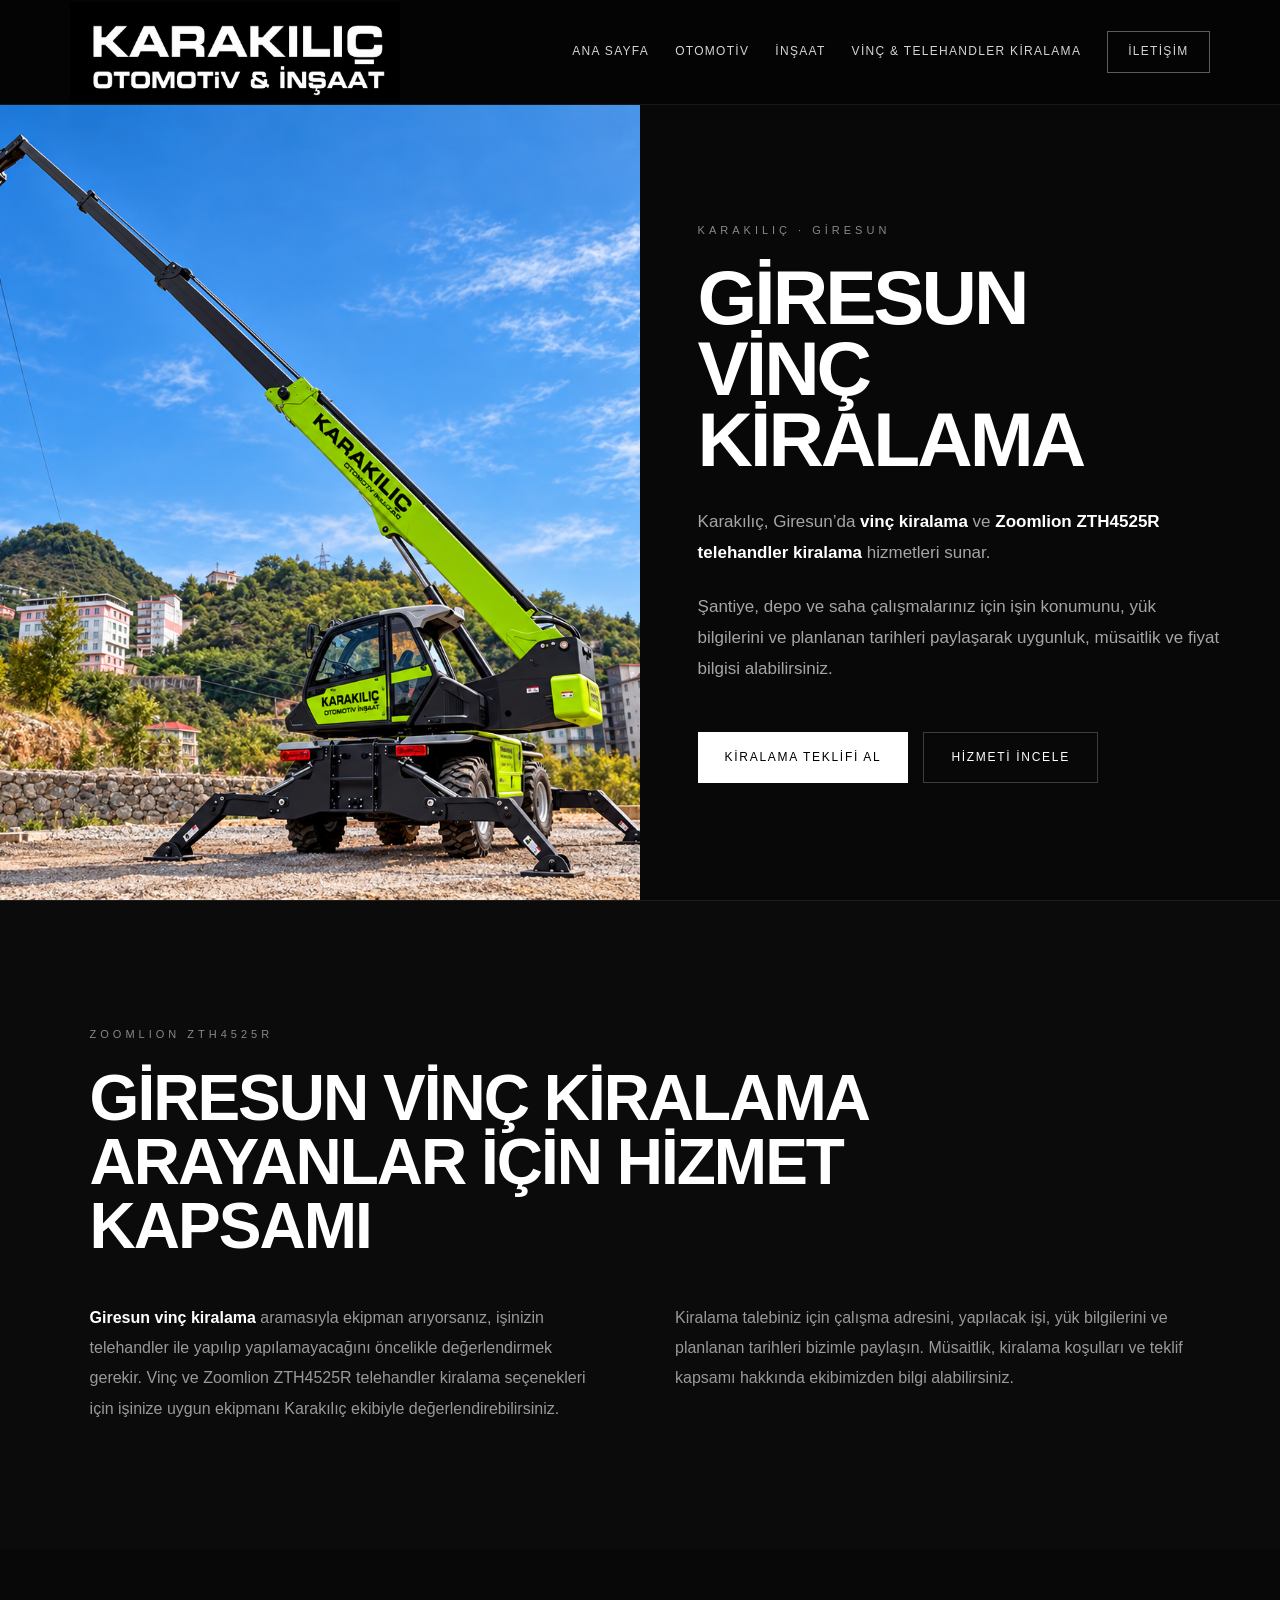
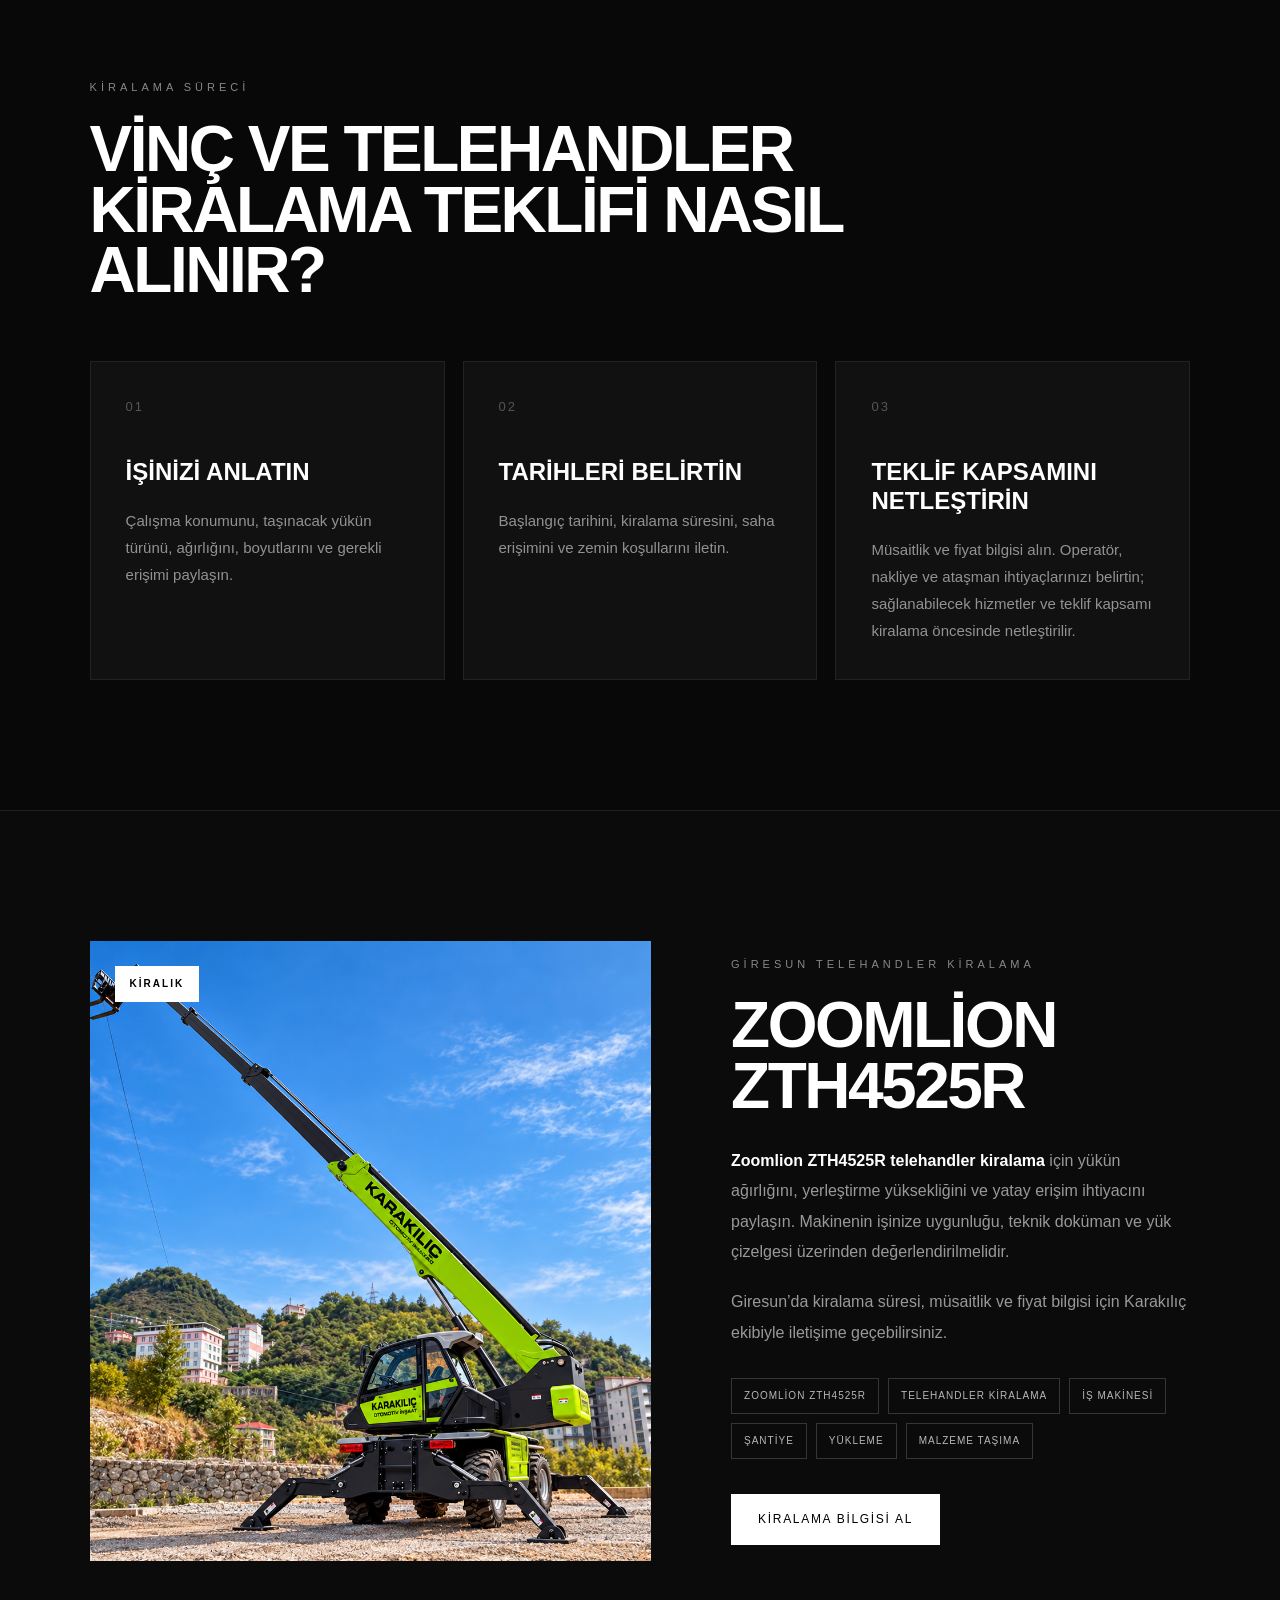
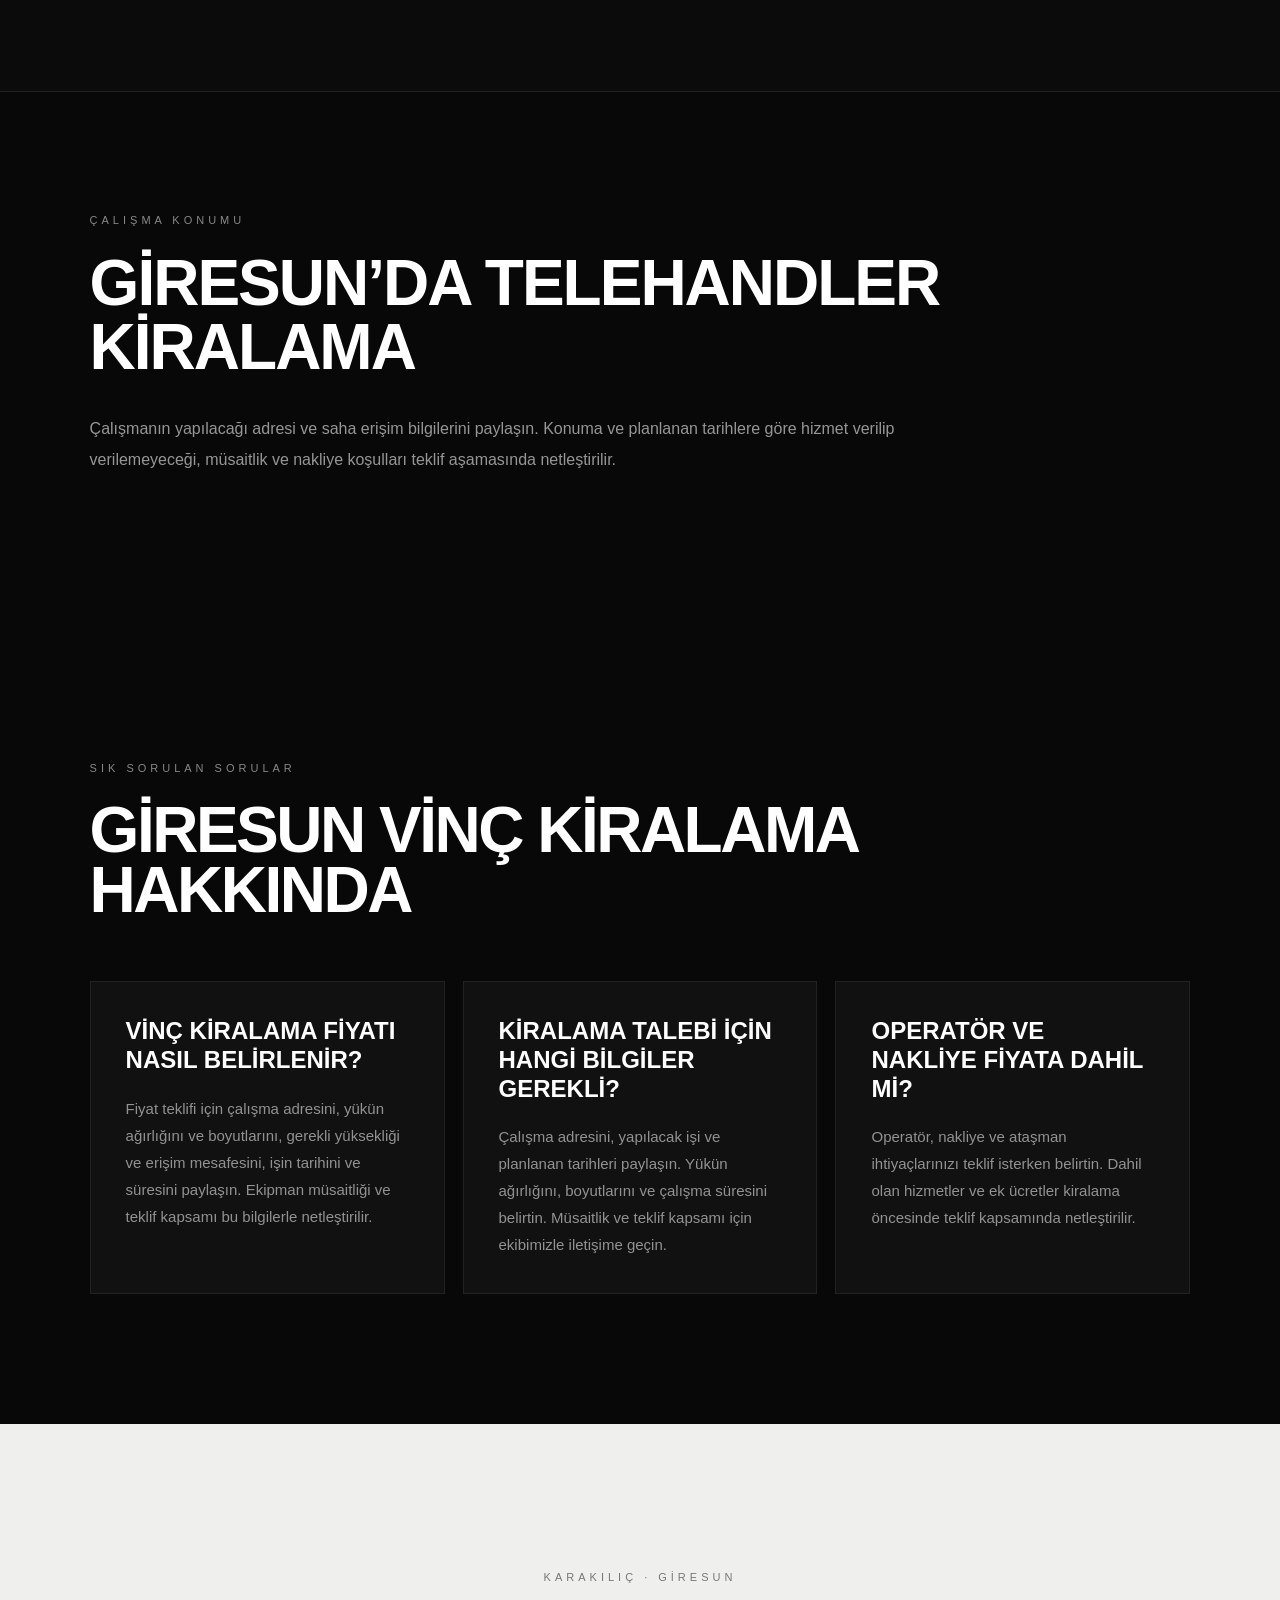
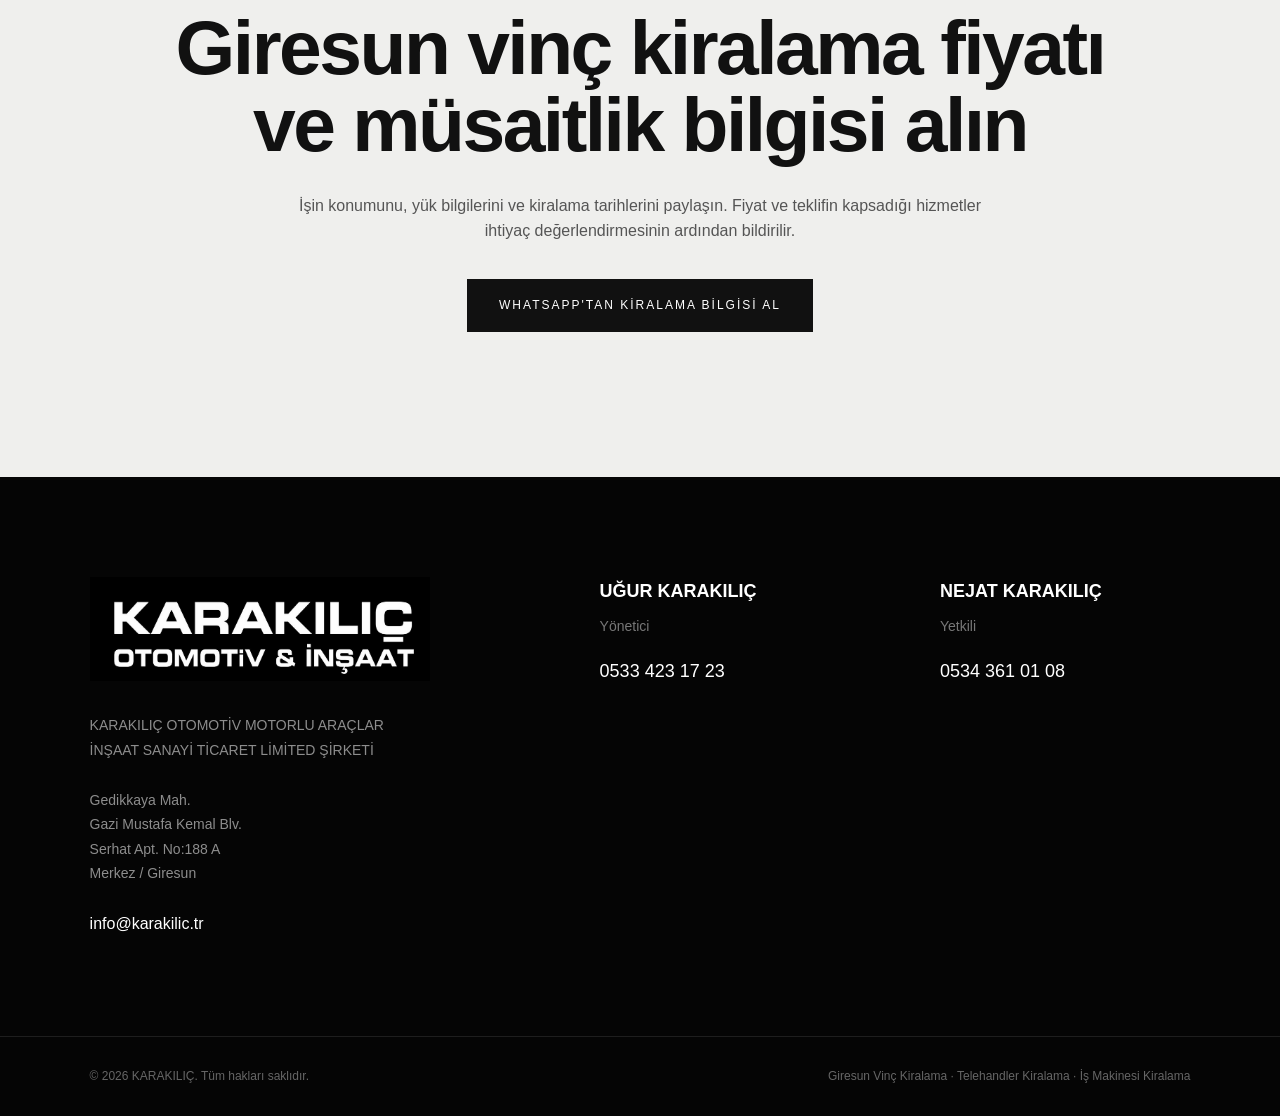
<file: giresun-vinc-kiralama.html>
<!DOCTYPE html>
<html lang="tr">

<head>
  <!-- Google tag (gtag.js) -->
  <script async src="https://www.googletagmanager.com/gtag/js?id=AW-18469954234"></script>
  <script>
    window.dataLayer = window.dataLayer || [];
    function gtag(){dataLayer.push(arguments);}
    gtag('js', new Date());
    gtag('config', 'AW-18469954234');
  </script>

  <meta charset="UTF-8">

  <meta
    name="viewport"
    content="width=device-width, initial-scale=1.0"
  >

  <title>Giresun Vinç Kiralama & Telehandler Kiralama | Karakılıç</title>

  <meta
    name="description"
    content="Giresun vinç kiralama ve Zoomlion ZTH4525R telehandler kiralama hizmetleri. İşinizin konumunu ve tarihlerini paylaşın; müsaitlik ve fiyat teklifi alın."
  >

  <meta
    name="robots"
    content="index, follow, max-image-preview:large"
  >

  <link
    rel="canonical"
    href="https://www.karakilic.tr/giresun-vinc-kiralama.html"
  >

  <meta property="og:locale" content="tr_TR">
  <meta property="og:type" content="website">
  <meta property="og:site_name" content="Karakılıç Otomotiv & İnşaat">

  <meta
    property="og:title"
    content="Giresun Vinç Kiralama & Telehandler Kiralama | Karakılıç"
  >

  <meta
    property="og:description"
    content="Giresun vinç kiralama ve Zoomlion ZTH4525R telehandler kiralama hizmetleri. İşinizin konumunu ve tarihlerini paylaşın; müsaitlik ve fiyat teklifi alın."
  >

  <meta
    property="og:url"
    content="https://www.karakilic.tr/giresun-vinc-kiralama.html"
  >

  <meta
    property="og:image"
    content="https://www.karakilic.tr/assets/vehicles/telehandler.png"
  >

  <meta
    name="twitter:card"
    content="summary_large_image"
  >

  <meta
    name="twitter:title"
    content="Giresun Vinç Kiralama & Telehandler Kiralama | Karakılıç"
  >

  <meta
    name="twitter:description"
    content="Giresun vinç kiralama ve Zoomlion ZTH4525R telehandler kiralama hizmetleri. İşinizin konumunu ve tarihlerini paylaşın; müsaitlik ve fiyat teklifi alın."
  >

  <meta
    name="twitter:image"
    content="https://www.karakilic.tr/assets/vehicles/telehandler.png"
  >


  <script type="application/ld+json">{
  "@context": "https://schema.org",
  "@graph": [
    {
      "@type": "LocalBusiness",
      "@id": "https://www.karakilic.tr/#business",
      "name": "Karakılıç Otomotiv & İnşaat",
      "legalName": "Karakılıç Otomotiv Motorlu Araçlar İnşaat Sanayi Ticaret Limited Şirketi",
      "url": "https://www.karakilic.tr/",
      "logo": "https://www.karakilic.tr/assets/logo.png",
      "image": "https://www.karakilic.tr/assets/vehicles/telehandler.png",
      "email": "info@karakilic.tr",
      "telephone": "+90 533 423 17 23",
      "address": {
        "@type": "PostalAddress",
        "streetAddress": "Gedikkaya Mah. Gazi Mustafa Kemal Blv. Serhat Apt. No:188 A",
        "addressLocality": "Giresun",
        "addressRegion": "Giresun",
        "addressCountry": "TR"
      },
      "areaServed": {
        "@type": "City",
        "name": "Giresun"
      },
      "hasOfferCatalog": {
        "@type": "OfferCatalog",
        "name": "Vinç ve Telehandler Kiralama",
        "itemListElement": [
          {
            "@type": "Offer",
            "itemOffered": {
              "@id": "https://www.karakilic.tr/giresun-vinc-kiralama.html#service"
            }
          }
        ]
      }
    },
    {
      "@type": "Service",
      "@id": "https://www.karakilic.tr/giresun-vinc-kiralama.html#service",
      "name": "Giresun Vinç Kiralama ve Telehandler Kiralama",
      "serviceType": [
        "Vinç Kiralama",
        "Telehandler Kiralama"
      ],
      "provider": {
        "@id": "https://www.karakilic.tr/#business"
      },
      "areaServed": {
        "@type": "City",
        "name": "Giresun"
      },
      "url": "https://www.karakilic.tr/giresun-vinc-kiralama.html",
      "description": "Giresun vinç kiralama ve Zoomlion ZTH4525R telehandler kiralama hizmetleri. İşinizin konumunu ve tarihlerini paylaşın; müsaitlik ve fiyat teklifi alın."
    },
    {
      "@type": "WebPage",
      "@id": "https://www.karakilic.tr/giresun-vinc-kiralama.html#webpage",
      "url": "https://www.karakilic.tr/giresun-vinc-kiralama.html",
      "name": "Giresun Vinç Kiralama & Telehandler Kiralama | Karakılıç",
      "inLanguage": "tr-TR",
      "about": {
        "@id": "https://www.karakilic.tr/giresun-vinc-kiralama.html#service"
      },
      "breadcrumb": {
        "@id": "https://www.karakilic.tr/giresun-vinc-kiralama.html#breadcrumb"
      }
    },
    {
      "@type": "BreadcrumbList",
      "@id": "https://www.karakilic.tr/giresun-vinc-kiralama.html#breadcrumb",
      "itemListElement": [
        {
          "@type": "ListItem",
          "position": 1,
          "name": "Ana Sayfa",
          "item": "https://www.karakilic.tr/"
        },
        {
          "@type": "ListItem",
          "position": 2,
          "name": "Giresun Vinç Kiralama",
          "item": "https://www.karakilic.tr/giresun-vinc-kiralama.html"
        }
      ]
    }
  ]
}</script>


  <style>

    * {
      margin: 0;
      padding: 0;
      box-sizing: border-box;
    }

    html {
      scroll-behavior: smooth;
    }

    body {
      font-family: Arial, Helvetica, sans-serif;
      background: #080808;
      color: #ffffff;
      line-height: 1.6;
    }

    a {
      color: inherit;
      text-decoration: none;
    }

    img {
      display: block;
      max-width: 100%;
    }


    .navbar {
      position: fixed;
      top: 0;
      left: 0;

      width: 100%;
      height: 105px;

      display: flex;
      align-items: center;
      justify-content: space-between;

      padding: 0 5.5%;

      background: rgba(5, 5, 5, 0.94);

      backdrop-filter: blur(14px);
      -webkit-backdrop-filter: blur(14px);

      border-bottom: 1px solid rgba(255, 255, 255, 0.08);

      z-index: 1000;
    }

    .navbar-logo img {
      width: 330px;
      height: auto;
    }

    .nav-links {
      display: flex;
      align-items: center;
      gap: 26px;

      font-size: 12px;
      letter-spacing: 1.3px;
      text-transform: uppercase;
    }

    .nav-links a {
      color: #d5d5d5;
    }

    .nav-links a:hover {
      color: #ffffff;
    }

    .nav-contact {
      padding: 10px 20px;
      border: 1px solid rgba(255,255,255,0.35);
    }


    .rental-hero {
      min-height: 100vh;

      display: grid;
      grid-template-columns: 1fr 1fr;

      padding-top: 105px;
    }

    .rental-hero-image {
      min-height: 760px;
      overflow: hidden;
      background: #111111;
    }

    .rental-hero-image img {
      width: 100%;
      height: 100%;
      object-fit: cover;
    }

    .rental-hero-content {
      display: flex;
      flex-direction: column;
      justify-content: center;

      padding: 80px 9%;
    }

    .section-label {
      margin-bottom: 22px;

      color: #888888;

      font-size: 11px;
      letter-spacing: 4px;

      text-transform: uppercase;
    }

    .rental-hero-content h1 {
      margin-bottom: 30px;

      font-size: clamp(48px, 6vw, 86px);

      line-height: 0.93;
      letter-spacing: -3px;

      text-transform: uppercase;
    }

    .rental-hero-content p {
      max-width: 620px;

      margin-bottom: 22px;

      color: #a5a5a5;

      font-size: 17px;
      line-height: 1.85;
    }

    .rental-hero-content strong {
      color: #ffffff;
    }

    .hero-actions {
      display: flex;
      flex-wrap: wrap;

      gap: 15px;

      margin-top: 25px;
    }

    .primary-button {
      display: inline-block;

      padding: 16px 27px;

      background: #ffffff;
      color: #000000;

      font-size: 12px;
      letter-spacing: 1.7px;

      text-transform: uppercase;
    }

    .secondary-button {
      display: inline-block;

      padding: 15px 27px;

      border: 1px solid #3d3d3d;

      font-size: 12px;
      letter-spacing: 1.7px;

      text-transform: uppercase;
    }


    .intro {
      padding: 125px 7%;

      background: #0b0b0b;

      border-top: 1px solid #1f1f1f;
    }

    .intro-inner {
      max-width: 1250px;
      margin: auto;
    }

    .intro h2 {
      max-width: 950px;

      margin-bottom: 45px;

      font-size: clamp(38px, 5vw, 65px);

      line-height: 1;
      letter-spacing: -2px;

      text-transform: uppercase;
    }

    .intro-grid {
      display: grid;

      grid-template-columns: 1fr 1fr;

      gap: 70px;
    }

    .intro-grid p {
      color: #999999;

      font-size: 16px;
      line-height: 1.9;
    }

    .intro-grid strong {
      color: #ffffff;
    }


    .services {
      padding: 130px 7%;
      background: #080808;
    }

    .services-inner {
      max-width: 1400px;
      margin: auto;
    }

    .services h2 {
      max-width: 950px;

      margin-bottom: 60px;

      font-size: clamp(40px, 5vw, 70px);

      line-height: 0.95;
      letter-spacing: -2.5px;

      text-transform: uppercase;
    }

    .service-grid {
      display: grid;

      grid-template-columns: repeat(3, minmax(0,1fr));

      gap: 18px;
    }

    .service-card {
      min-height: 300px;

      padding: 35px;

      background: #111111;

      border: 1px solid #222222;
    }

    .service-number {
      margin-bottom: 40px;

      color: #555555;

      font-size: 13px;
      letter-spacing: 2px;
    }

    .service-card h3 {
      margin-bottom: 20px;

      font-size: 24px;

      line-height: 1.2;

      text-transform: uppercase;
    }

    .service-card p {
      color: #929292;

      font-size: 15px;
      line-height: 1.8;
    }


    .machine {
      padding: 130px 7%;

      background: #0b0b0b;

      border-top: 1px solid #202020;
      border-bottom: 1px solid #202020;
    }

    .machine-inner {
      max-width: 1400px;
      margin: auto;

      display: grid;

      grid-template-columns: 1.1fr 0.9fr;

      gap: 80px;

      align-items: center;
    }

    .machine-image {
      position: relative;

      min-height: 620px;

      overflow: hidden;

      background: #151515;
    }

    .machine-image img {
      width: 100%;
      height: 100%;

      min-height: 620px;

      object-fit: cover;
    }

    .machine-badge {
      position: absolute;

      top: 25px;
      left: 25px;

      padding: 10px 15px;

      background: #ffffff;
      color: #000000;

      font-size: 10px;
      font-weight: 700;

      letter-spacing: 2px;

      text-transform: uppercase;
    }

    .machine-copy h2 {
      margin-bottom: 30px;

      font-size: clamp(45px, 5vw, 74px);

      line-height: 0.94;
      letter-spacing: -2.5px;

      text-transform: uppercase;
    }

    .machine-copy p {
      margin-bottom: 20px;

      color: #999999;

      font-size: 16px;
      line-height: 1.9;
    }

    .machine-copy strong {
      color: #ffffff;
    }

    .machine-features {
      display: flex;
      flex-wrap: wrap;

      gap: 9px;

      margin: 30px 0 35px;
    }

    .machine-features span {
      padding: 9px 12px;

      border: 1px solid #353535;

      color: #b7b7b7;

      font-size: 10px;
      letter-spacing: 1px;

      text-transform: uppercase;
    }


    .areas {
      padding: 120px 7%;
      background: #080808;
    }

    .areas-inner {
      max-width: 1200px;
      margin: auto;
    }

    .areas h2 {
      max-width: 850px;

      margin-bottom: 35px;

      font-size: clamp(38px, 5vw, 65px);

      line-height: 1;
      letter-spacing: -2px;

      text-transform: uppercase;
    }

    .areas p {
      max-width: 850px;

      margin-bottom: 35px;

      color: #969696;

      font-size: 16px;
      line-height: 1.9;
    }

    .area-list {
      display: flex;
      flex-wrap: wrap;

      gap: 10px;
    }

    .area-list span {
      padding: 11px 16px;

      border: 1px solid #2f2f2f;

      color: #c0c0c0;

      font-size: 11px;
      letter-spacing: 1px;

      text-transform: uppercase;
    }


    .cta {
      padding: 145px 8%;

      background: #efefed;
      color: #111111;

      text-align: center;
    }

    .cta .section-label {
      color: #777777;
    }

    .cta h2 {
      max-width: 950px;

      margin: 0 auto 30px;

      font-size: clamp(40px, 6vw, 78px);

      line-height: 1;
      letter-spacing: -2.5px;
    }

    .cta p {
      max-width: 700px;

      margin: 0 auto 35px;

      color: #555555;
    }

    .cta-button {
      display: inline-block;

      padding: 17px 32px;

      background: #111111;
      color: #ffffff;

      font-size: 12px;
      letter-spacing: 2px;

      text-transform: uppercase;
    }


    .contact {
      padding: 100px 7%;
      background: #050505;
    }

    .contact-inner {
      width: 100%;

      max-width: 1400px;

      margin: auto;

      display: grid;

      grid-template-columns: 400px minmax(0,1fr);

      gap: 110px;
    }

    .contact-logo img {
      width: 340px;
      margin-bottom: 32px;
    }

    .contact-company p {
      color: #8d8d8d;

      font-size: 14px;
      line-height: 1.75;
    }

    .contact-email {
      margin-top: 25px;
    }

    .contact-email a {
      color: #ffffff;
    }

    .contact-people {
      display: grid;

      grid-template-columns: repeat(2,minmax(250px,1fr));

      gap: 65px 90px;
    }

    .contact-person h3 {
      margin-bottom: 9px;

      font-size: 18px;

      text-transform: uppercase;
    }

    .role {
      margin-bottom: 20px;

      color: #777777;

      font-size: 14px;
    }

    .phone a {
      font-size: 18px;
      font-weight: 500;
    }


    .footer {
      display: flex;

      align-items: center;
      justify-content: space-between;

      gap: 20px;

      padding: 30px 7%;

      background: #050505;

      border-top: 1px solid #1e1e1e;

      color: #666666;

      font-size: 12px;
    }


    @media (max-width: 1000px) {

      .navbar-logo img {
        width: 245px;
      }

      .nav-links a:not(.nav-contact) {
        display: none;
      }

      .rental-hero {
        grid-template-columns: 1fr;
      }

      .rental-hero-image {
        min-height: 520px;
      }

      .intro-grid,
      .machine-inner,
      .contact-inner {
        grid-template-columns: 1fr;
      }

      .service-grid {
        grid-template-columns: 1fr;
      }

      .contact-people {
        grid-template-columns: 1fr 1fr;
      }

    }


    @media (max-width: 650px) {

      .navbar {
        height: 85px;
        padding: 0 5%;
      }

      .navbar-logo img {
        width: 200px;
      }

      .nav-contact {
        padding: 8px 12px;
        font-size: 10px;
      }

      .rental-hero {
        padding-top: 85px;
      }

      .rental-hero-image {
        min-height: 420px;
      }

      .rental-hero-content {
        padding: 65px 7%;
      }

      .rental-hero-content h1 {
        font-size: 48px;
      }

      .intro,
      .services,
      .machine,
      .areas,
      .contact {
        padding-left: 6%;
        padding-right: 6%;
      }

      .machine-image,
      .machine-image img {
        min-height: 420px;
      }

      .contact-people {
        grid-template-columns: 1fr;
      }

      .footer {
        flex-direction: column;
        align-items: flex-start;
      }

    }

  </style>
</head>


<body>


  <nav class="navbar">

    <a
      href="/"
      class="navbar-logo"
      aria-label="Karakılıç ana sayfa"
    >
      <img
        src="assets/logo.png"
        alt="Karakılıç Otomotiv ve İnşaat Giresun"
      >
    </a>


    <div class="nav-links">

      <a href="/">
        Ana Sayfa
      </a>

      <a href="/#otomotiv">
        Otomotiv
      </a>

      <a href="/#insaat">
        İnşaat
      </a>

      <a href="#kiralama">Vinç & Telehandler Kiralama</a>

      <a
        href="#iletisim"
        class="nav-contact"
      >
        İletişim
      </a>

    </div>

  </nav>


  <main>


    
<section class="rental-hero">
  <div class="rental-hero-image">
    <img src="assets/vehicles/telehandler.png"
         alt="Giresun’da kiralık Zoomlion ZTH4525R telehandler">
  </div>
  <div class="rental-hero-content">
    <div class="section-label">KARAKILIÇ · GİRESUN</div>
    <h1>Giresun<br>Vinç Kiralama</h1>
    <p>Karakılıç, Giresun’da <strong>vinç kiralama</strong> ve
    <strong>Zoomlion ZTH4525R telehandler kiralama</strong> hizmetleri sunar.</p>
    <p>Şantiye, depo ve saha çalışmalarınız için işin konumunu,
    yük bilgilerini ve planlanan tarihleri paylaşarak
    uygunluk, müsaitlik ve fiyat bilgisi alabilirsiniz.</p>
    <div class="hero-actions">
      <a href="https://wa.me/905367279740" target="_blank"
         rel="noopener noreferrer" class="primary-button">
         Kiralama Teklifi Al</a>
      <a href="#kiralama" class="secondary-button">Hizmeti İncele</a>
    </div>
  </div>
</section>



    
<section class="intro">
  <div class="intro-inner">
    <div class="section-label">ZOOMLION ZTH4525R</div>
    <h2>Giresun vinç kiralama arayanlar için hizmet kapsamı</h2>
    <div class="intro-grid">
      <p><strong>Giresun vinç kiralama</strong> aramasıyla ekipman
      arıyorsanız, işinizin telehandler ile yapılıp yapılamayacağını
      öncelikle değerlendirmek gerekir. Vinç ve Zoomlion ZTH4525R telehandler kiralama seçenekleri
      için işinize uygun ekipmanı Karakılıç ekibiyle değerlendirebilirsiniz.</p>
      <p>Kiralama talebiniz için çalışma adresini, yapılacak işi,
      yük bilgilerini ve planlanan tarihleri bizimle paylaşın.
      Müsaitlik, kiralama koşulları ve teklif kapsamı hakkında
      ekibimizden bilgi alabilirsiniz.</p>
    </div>
  </div>
</section>



    
<section class="services" id="kiralama">
  <div class="services-inner">
    <div class="section-label">KİRALAMA SÜRECİ</div>
    <h2>Vinç ve telehandler kiralama teklifi nasıl alınır?</h2>
    <div class="service-grid">
      <article class="service-card">
        <div class="service-number">01</div>
        <h3>İşinizi anlatın</h3>
        <p>Çalışma konumunu, taşınacak yükün türünü, ağırlığını,
        boyutlarını ve gerekli erişimi paylaşın.</p>
      </article>
      <article class="service-card">
        <div class="service-number">02</div>
        <h3>Tarihleri belirtin</h3>
        <p>Başlangıç tarihini, kiralama süresini, saha erişimini
        ve zemin koşullarını iletin.</p>
      </article>
      <article class="service-card">
        <div class="service-number">03</div>
        <h3>Teklif kapsamını netleştirin</h3>
        <p>Müsaitlik ve fiyat bilgisi alın. Operatör, nakliye ve
        ataşman ihtiyaçlarınızı belirtin; sağlanabilecek hizmetler
        ve teklif kapsamı kiralama öncesinde netleştirilir.</p>
      </article>
    </div>
  </div>
</section>



    <section class="machine">

      <div class="machine-inner">


        <div class="machine-image">

          <img
            src="assets/vehicles/telehandler.png"
            alt="Giresun kiralık Zoomlion ZTH4525R telehandler"
            loading="lazy"
          >

          <span class="machine-badge">
            Kiralık
          </span>

        </div>


        <div class="machine-copy">

          <div class="section-label">
            GİRESUN TELEHANDLER KİRALAMA
          </div>

          <h2>
            Zoomlion<br>
            ZTH4525R
          </h2>

          <p><strong>Zoomlion ZTH4525R telehandler kiralama</strong>
        için yükün ağırlığını, yerleştirme yüksekliğini ve yatay
        erişim ihtiyacını paylaşın. Makinenin işinize uygunluğu,
        teknik doküman ve yük çizelgesi üzerinden değerlendirilmelidir.</p>

          <p>Giresun’da kiralama süresi, müsaitlik ve fiyat bilgisi
        için Karakılıç ekibiyle iletişime geçebilirsiniz.</p>


          <div class="machine-features">

            <span>
              Zoomlion ZTH4525R
            </span>

            <span>
              Telehandler Kiralama
            </span>

            <span>
              İş Makinesi
            </span>

            <span>
              Şantiye
            </span>

            <span>
              Yükleme
            </span>

            <span>
              Malzeme Taşıma
            </span>

          </div>


          <a
            href="https://wa.me/905334231723"
            target="_blank"
            rel="noopener noreferrer"
            class="primary-button"
          >
            Kiralama Bilgisi Al
          </a>

        </div>

      </div>

    </section>


    
<section class="areas">
  <div class="areas-inner">
    <div class="section-label">ÇALIŞMA KONUMU</div>
    <h2>Giresun’da telehandler kiralama</h2>
    <p>Çalışmanın yapılacağı adresi ve saha erişim bilgilerini
    paylaşın. Konuma ve planlanan tarihlere göre hizmet verilip
    verilemeyeceği, müsaitlik ve nakliye koşulları
    teklif aşamasında netleştirilir.</p>
  </div>
</section>



    
<section class="services" aria-labelledby="kiralama-sorulari">
  <div class="services-inner">
    <div class="section-label">SIK SORULAN SORULAR</div>
    <h2 id="kiralama-sorulari">Giresun vinç kiralama hakkında</h2>
    <div class="service-grid">
      <article class="service-card">
        <h3>Vinç kiralama fiyatı nasıl belirlenir?</h3>
        <p>Fiyat teklifi için çalışma adresini, yükün ağırlığını ve boyutlarını,
        gerekli yüksekliği ve erişim mesafesini, işin tarihini ve süresini paylaşın.
        Ekipman müsaitliği ve teklif kapsamı bu bilgilerle netleştirilir.</p>
      </article>
      <article class="service-card">
        <h3>Kiralama talebi için hangi bilgiler gerekli?</h3>
        <p>Çalışma adresini, yapılacak işi ve planlanan tarihleri paylaşın.
        Yükün ağırlığını, boyutlarını ve çalışma süresini belirtin.
        Müsaitlik ve teklif kapsamı için ekibimizle iletişime geçin.</p>
      </article>
      <article class="service-card">
        <h3>Operatör ve nakliye fiyata dahil mi?</h3>
        <p>Operatör, nakliye ve ataşman ihtiyaçlarınızı teklif isterken belirtin.
        Dahil olan hizmetler ve ek ücretler kiralama öncesinde teklif kapsamında netleştirilir.</p>
      </article>
    </div>
  </div>
</section>

<section class="cta">
  <div class="section-label">KARAKILIÇ · GİRESUN</div>
  <h2>Giresun vinç kiralama fiyatı ve müsaitlik bilgisi alın</h2>
  <p>İşin konumunu, yük bilgilerini ve kiralama tarihlerini paylaşın.
  Fiyat ve teklifin kapsadığı hizmetler ihtiyaç değerlendirmesinin
  ardından bildirilir.</p>
  <a href="https://wa.me/905367279740" target="_blank"
     rel="noopener noreferrer" class="cta-button">
     WhatsApp'tan Kiralama Bilgisi Al</a>
</section>



    <section
      class="contact"
      id="iletisim"
    >

      <div class="contact-inner">


        <div class="contact-company">

          <div class="contact-logo">

            <img
              src="assets/logo.png"
              alt="Karakılıç Otomotiv ve İnşaat Giresun"
            >

          </div>


          <p>
            KARAKILIÇ OTOMOTİV MOTORLU ARAÇLAR<br>
            İNŞAAT SANAYİ TİCARET LİMİTED ŞİRKETİ
          </p>

          <br>

          <p>
            Gedikkaya Mah.<br>
            Gazi Mustafa Kemal Blv.<br>
            Serhat Apt. No:188 A<br>
            Merkez / Giresun
          </p>


          <div class="contact-email">

            <a href="mailto:info@karakilic.tr">
              info@karakilic.tr
            </a>

          </div>

        </div>


        <div class="contact-people">


          <div class="contact-person">

            <h3>
              Uğur Karakılıç
            </h3>

            <p class="role">
              Yönetici
            </p>

            <p class="phone">

              <a
                href="https://wa.me/905334231723"
                target="_blank"
                rel="noopener noreferrer"
              >
                0533 423 17 23
              </a>

            </p>

          </div>


          <div class="contact-person">

            <h3>
              Nejat Karakılıç
            </h3>

            <p class="role">
              Yetkili
            </p>

            <p class="phone">

              <a
                href="https://wa.me/905343610108"
                target="_blank"
                rel="noopener noreferrer"
              >
                0534 361 01 08
              </a>

            </p>

          </div>


        </div>

      </div>

    </section>


  </main>


  <footer class="footer">

    <span>
      © 2026 KARAKILIÇ. Tüm hakları saklıdır.
    </span>

    <span>
      Giresun Vinç Kiralama · Telehandler Kiralama · İş Makinesi Kiralama
    </span>

  </footer>


</body>

</html>
</file>
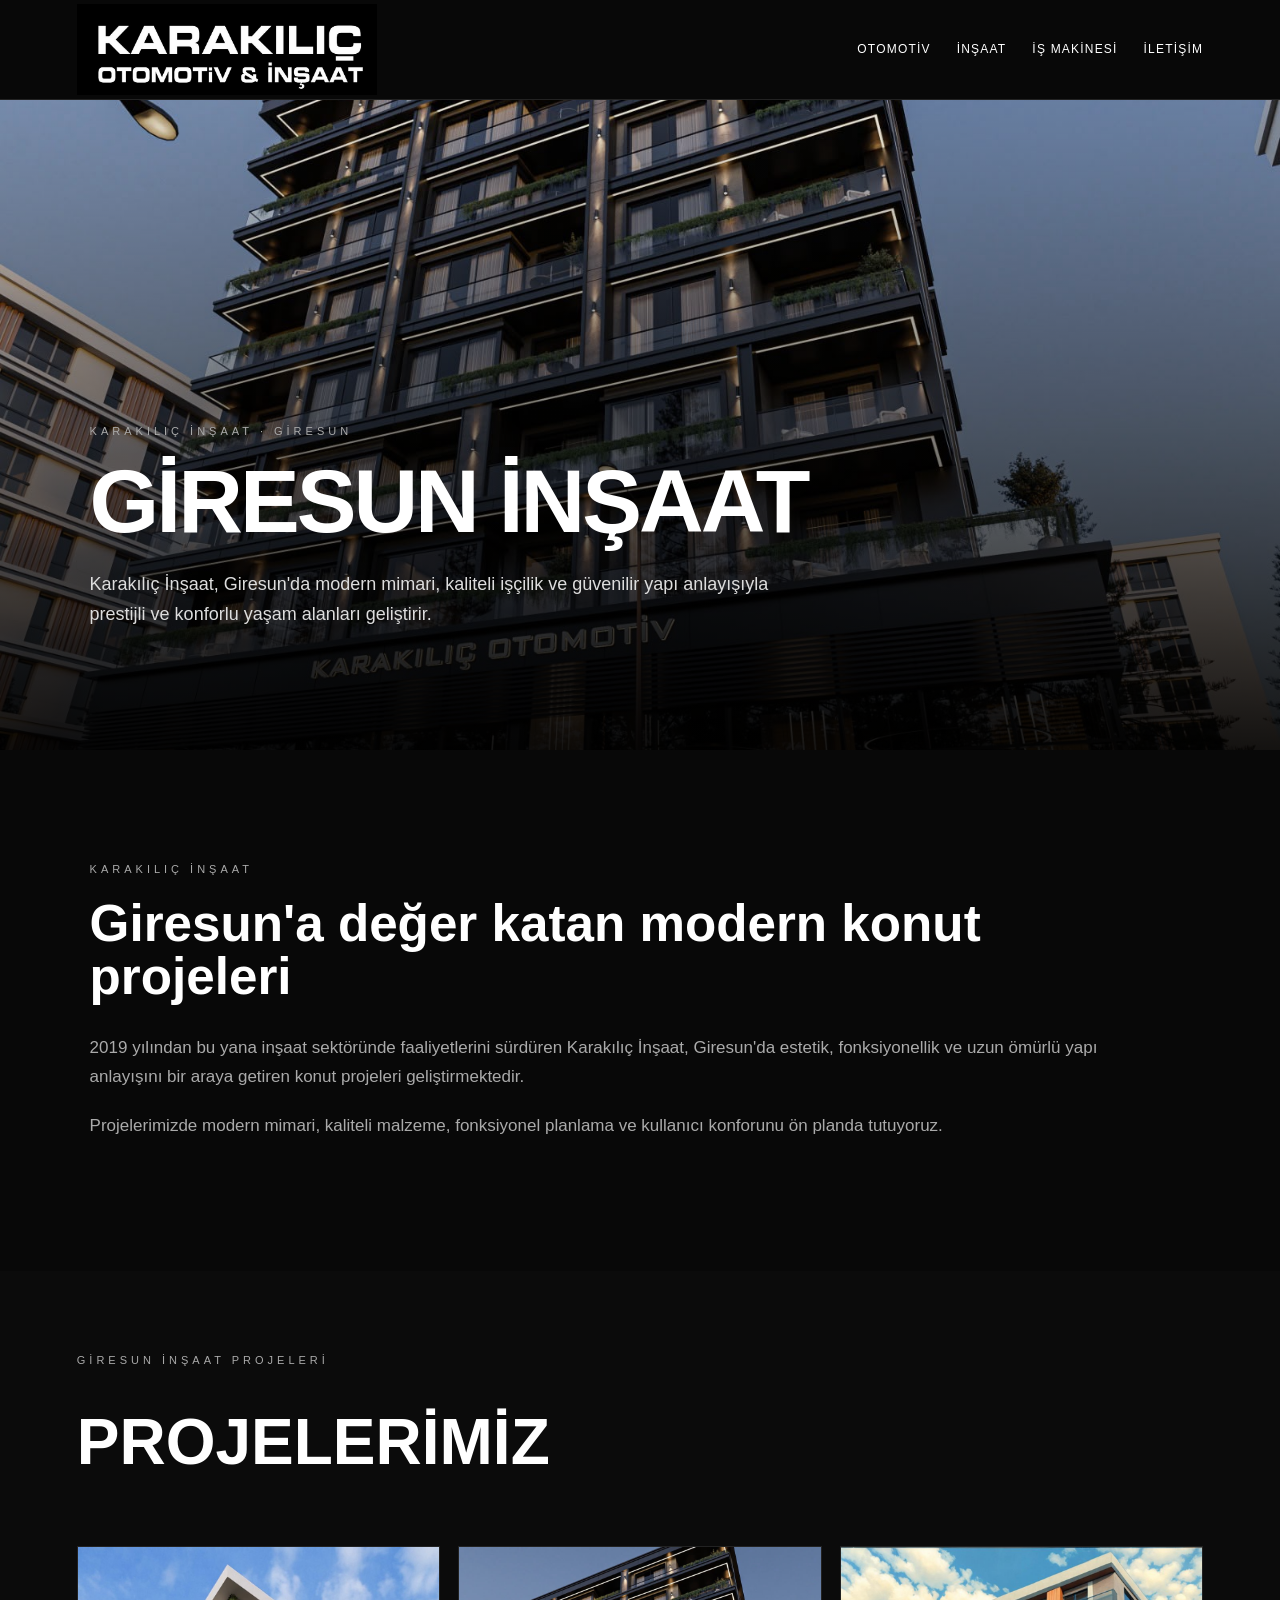
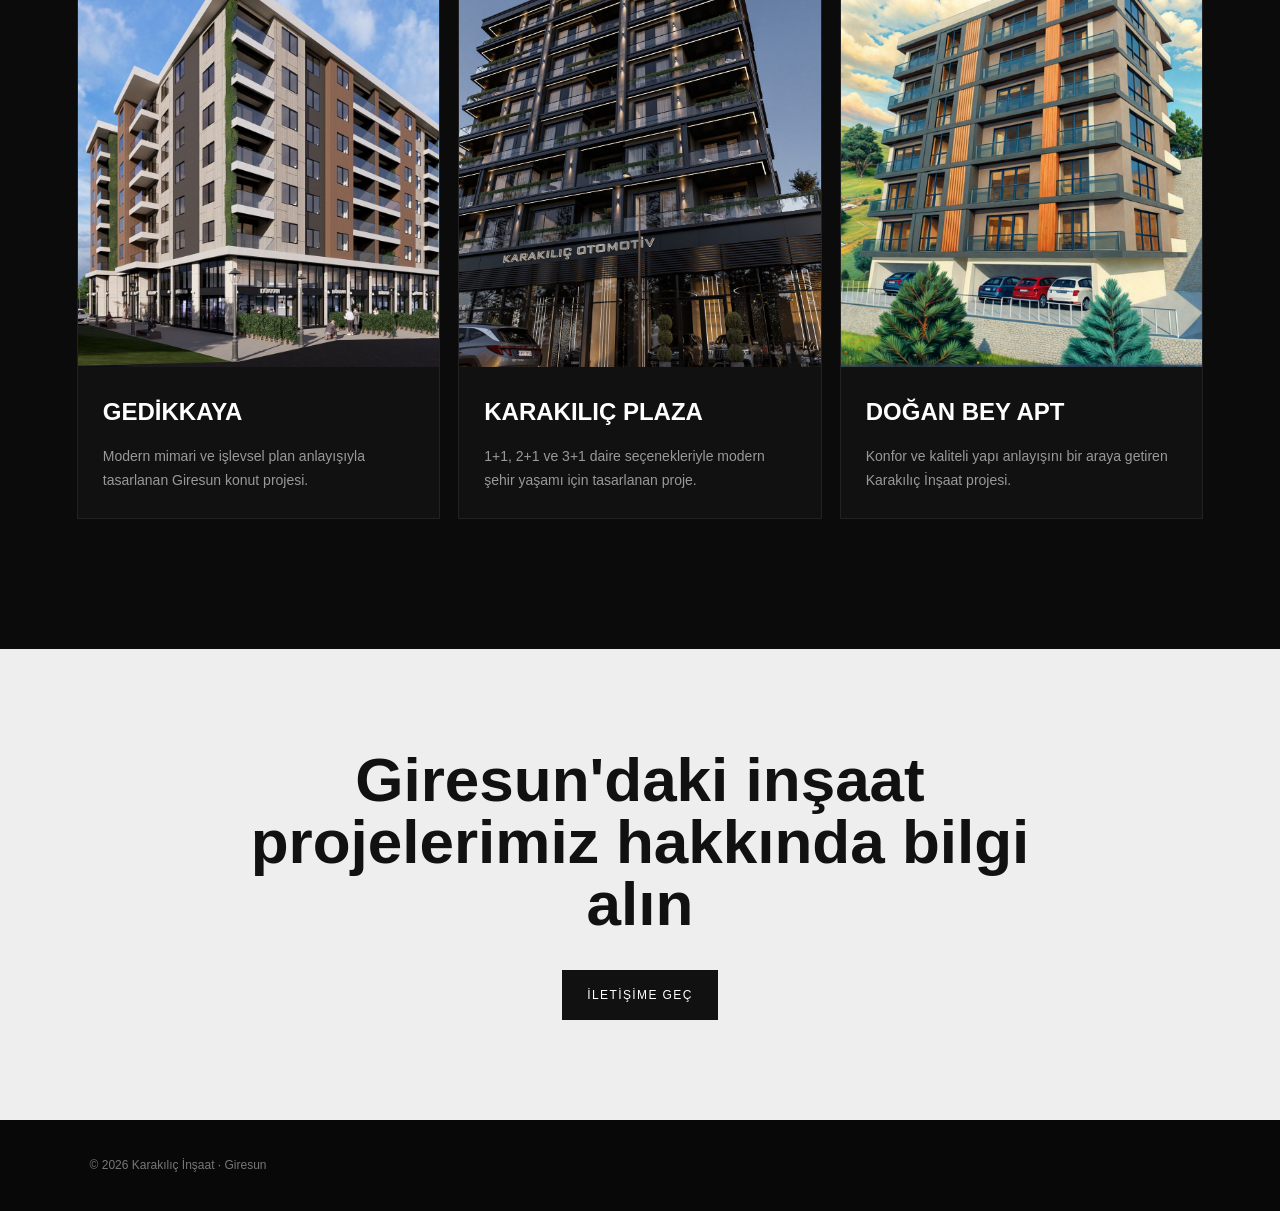
<file: insaat.html>
<!DOCTYPE html>
<html lang="tr">

<head>
  <!-- Google tag (gtag.js) -->
  <script async src="https://www.googletagmanager.com/gtag/js?id=AW-18469954234"></script>
  <script>
    window.dataLayer = window.dataLayer || [];
    function gtag(){dataLayer.push(arguments);}
    gtag('js', new Date());
    gtag('config', 'AW-18469954234');
  </script>

  <meta charset="UTF-8">
  <meta name="viewport" content="width=device-width, initial-scale=1.0">

  <title>Giresun İnşaat | Karakılıç İnşaat Projeleri</title>

  <meta
    name="description"
    content="Karakılıç İnşaat Giresun'da modern mimari, kaliteli işçilik ve konfor odaklı konut projeleri geliştirir. Gedikkaya, Karakılıç Plaza ve diğer projelerimizi inceleyin."
  >

  <meta name="robots" content="index, follow, max-image-preview:large">

  <link
    rel="canonical"
    href="https://www.karakilic.tr/insaat.html"
  >

  <script type="application/ld+json">
  {
    "@context": "https://schema.org",
    "@type": "GeneralContractor",
    "name": "Karakılıç İnşaat",
    "url": "https://www.karakilic.tr/insaat.html",
    "logo": "https://www.karakilic.tr/assets/logo.png",
    "description": "Giresun'da modern konut ve inşaat projeleri.",
    "telephone": "+90 533 423 17 23",
    "email": "info@karakilic.tr",
    "address": {
      "@type": "PostalAddress",
      "streetAddress": "Gedikkaya Mah. Gazi Mustafa Kemal Blv. Serhat Apt. No:188 A",
      "addressLocality": "Giresun",
      "addressCountry": "TR"
    }
  }
  </script>

  <style>
    * {
      margin: 0;
      padding: 0;
      box-sizing: border-box;
    }

    body {
      font-family: Arial, Helvetica, sans-serif;
      background: #080808;
      color: #fff;
      line-height: 1.7;
    }

    a {
      color: inherit;
      text-decoration: none;
    }

    img {
      display: block;
      max-width: 100%;
    }

    .navbar {
      height: 100px;
      padding: 0 6%;
      display: flex;
      align-items: center;
      justify-content: space-between;
      border-bottom: 1px solid #222;
    }

    .navbar img {
      width: 300px;
    }

    .nav {
      display: flex;
      gap: 26px;
      font-size: 12px;
      letter-spacing: 1.2px;
      text-transform: uppercase;
    }

    .hero {
      min-height: 650px;
      padding: 120px 7%;
      display: flex;
      align-items: flex-end;
      background:
        linear-gradient(
          180deg,
          rgba(0,0,0,.05),
          rgba(0,0,0,.9)
        ),
        url("assets/karakilicplaza-01.jpg") center/cover;
    }

    .hero-inner {
      max-width: 900px;
    }

    .label {
      margin-bottom: 18px;
      color: #aaa;
      font-size: 11px;
      letter-spacing: 4px;
      text-transform: uppercase;
    }

    h1 {
      margin-bottom: 25px;
      font-size: clamp(48px, 7vw, 92px);
      line-height: .95;
      letter-spacing: -3px;
      text-transform: uppercase;
    }

    .hero p {
      max-width: 720px;
      color: #ddd;
      font-size: 18px;
    }

    .intro {
      padding: 110px 7%;
    }

    .intro-inner {
      max-width: 1050px;
    }

    .intro h2 {
      margin-bottom: 30px;
      font-size: clamp(34px, 4vw, 56px);
      line-height: 1.05;
    }

    .intro p {
      margin-bottom: 20px;
      color: #aaa;
      font-size: 17px;
    }

    .projects {
      padding: 80px 6% 130px;
      background: #0b0b0b;
    }

    .projects-head {
      max-width: 1400px;
      margin: 0 auto 50px;
    }

    .projects-head h2 {
      font-size: clamp(38px, 5vw, 65px);
      text-transform: uppercase;
    }

    .grid {
      max-width: 1400px;
      margin: auto;
      display: grid;
      grid-template-columns: repeat(3, 1fr);
      gap: 18px;
    }

    .card {
      background: #111;
      border: 1px solid #222;
    }

    .card img {
      width: 100%;
      height: 420px;
      object-fit: cover;
    }

    .content {
      padding: 25px;
    }

    .content h3 {
      margin-bottom: 12px;
      font-size: 24px;
      text-transform: uppercase;
    }

    .content p {
      color: #999;
      font-size: 14px;
    }

    .cta {
      padding: 100px 7%;
      background: #eee;
      color: #111;
      text-align: center;
    }

    .cta h2 {
      max-width: 900px;
      margin: 0 auto 35px;
      font-size: clamp(34px, 5vw, 62px);
      line-height: 1;
    }

    .button {
      display: inline-block;
      padding: 15px 25px;
      background: #111;
      color: #fff;
      font-size: 12px;
      text-transform: uppercase;
      letter-spacing: 1.4px;
    }

    footer {
      padding: 35px 7%;
      color: #777;
      font-size: 12px;
    }

    @media (max-width: 900px) {
      .grid {
        grid-template-columns: 1fr;
      }

      .nav a:not(:last-child) {
        display: none;
      }
    }

    @media (max-width: 600px) {
      .navbar img {
        width: 190px;
      }
    }
  </style>

</head>


<body>

  <nav class="navbar">

    <a href="/">
      <img
        src="assets/logo.png"
        alt="Karakılıç İnşaat Giresun"
      >
    </a>

    <div class="nav">
      <a href="/otomotiv.html">Otomotiv</a>
      <a href="/insaat.html">İnşaat</a>
      <a href="/kiralik-is-makinesi.html">İş Makinesi</a>
      <a href="/#iletisim">İletişim</a>
    </div>

  </nav>


  <main>

    <section class="hero">

      <div class="hero-inner">

        <div class="label">
          KARAKILIÇ İNŞAAT · GİRESUN
        </div>

        <h1>
          Giresun İnşaat
        </h1>

        <p>
          Karakılıç İnşaat, Giresun'da modern mimari,
          kaliteli işçilik ve güvenilir yapı anlayışıyla
          prestijli ve konforlu yaşam alanları geliştirir.
        </p>

      </div>

    </section>


    <section class="intro">

      <div class="intro-inner">

        <div class="label">
          KARAKILIÇ İNŞAAT
        </div>

        <h2>
          Giresun'a değer katan modern konut projeleri
        </h2>

        <p>
          2019 yılından bu yana inşaat sektöründe faaliyetlerini
          sürdüren Karakılıç İnşaat, Giresun'da estetik,
          fonksiyonellik ve uzun ömürlü yapı anlayışını bir araya
          getiren konut projeleri geliştirmektedir.
        </p>

        <p>
          Projelerimizde modern mimari, kaliteli malzeme,
          fonksiyonel planlama ve kullanıcı konforunu ön planda
          tutuyoruz.
        </p>

      </div>

    </section>


    <section class="projects">

      <div class="projects-head">

        <div class="label">
          GİRESUN İNŞAAT PROJELERİ
        </div>

        <h2>
          Projelerimiz
        </h2>

      </div>


      <div class="grid">


        <article class="card">

          <img
            src="assets/gedikkaya-01.jpg"
            alt="Gedikkaya Karakılıç İnşaat Giresun"
          >

          <div class="content">

            <h3>
              Gedikkaya
            </h3>

            <p>
              Modern mimari ve işlevsel plan anlayışıyla
              tasarlanan Giresun konut projesi.
            </p>

          </div>

        </article>


        <article class="card">

          <img
            src="assets/karakilicplaza-01.jpg"
            alt="Karakılıç Plaza Giresun inşaat"
          >

          <div class="content">

            <h3>
              Karakılıç Plaza
            </h3>

            <p>
              1+1, 2+1 ve 3+1 daire seçenekleriyle modern
              şehir yaşamı için tasarlanan proje.
            </p>

          </div>

        </article>


        <article class="card">

          <img
            src="assets/dogan-bey-apt-01.jpg"
            alt="Doğan Bey Apartmanı Karakılıç İnşaat Giresun"
          >

          <div class="content">

            <h3>
              Doğan Bey Apt
            </h3>

            <p>
              Konfor ve kaliteli yapı anlayışını bir araya
              getiren Karakılıç İnşaat projesi.
            </p>

          </div>

        </article>


      </div>

    </section>


    <section class="cta">

      <h2>
        Giresun'daki inşaat projelerimiz hakkında bilgi alın
      </h2>

      <a
        href="/#iletisim"
        class="button"
      >
        İletişime Geç
      </a>

    </section>

  </main>


  <footer>
    © 2026 Karakılıç İnşaat · Giresun
  </footer>

</body>

</html>
</file>
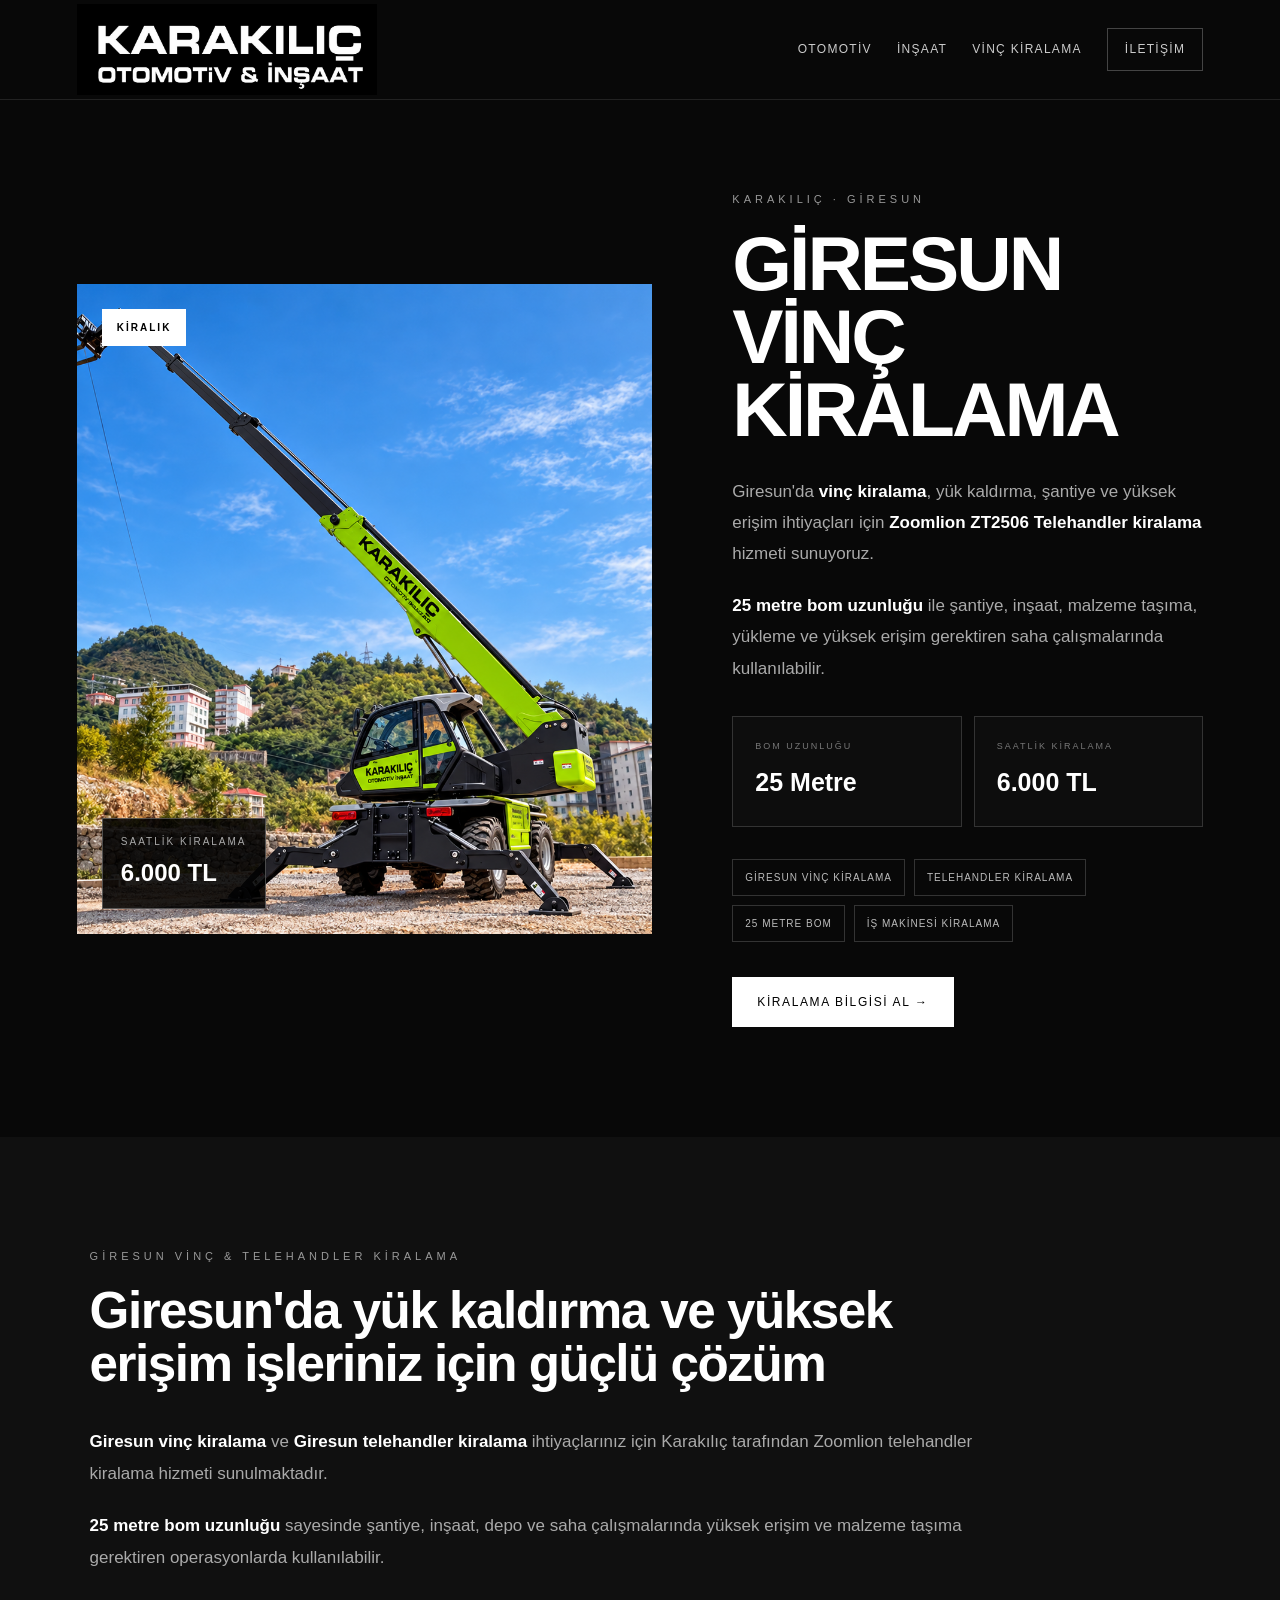
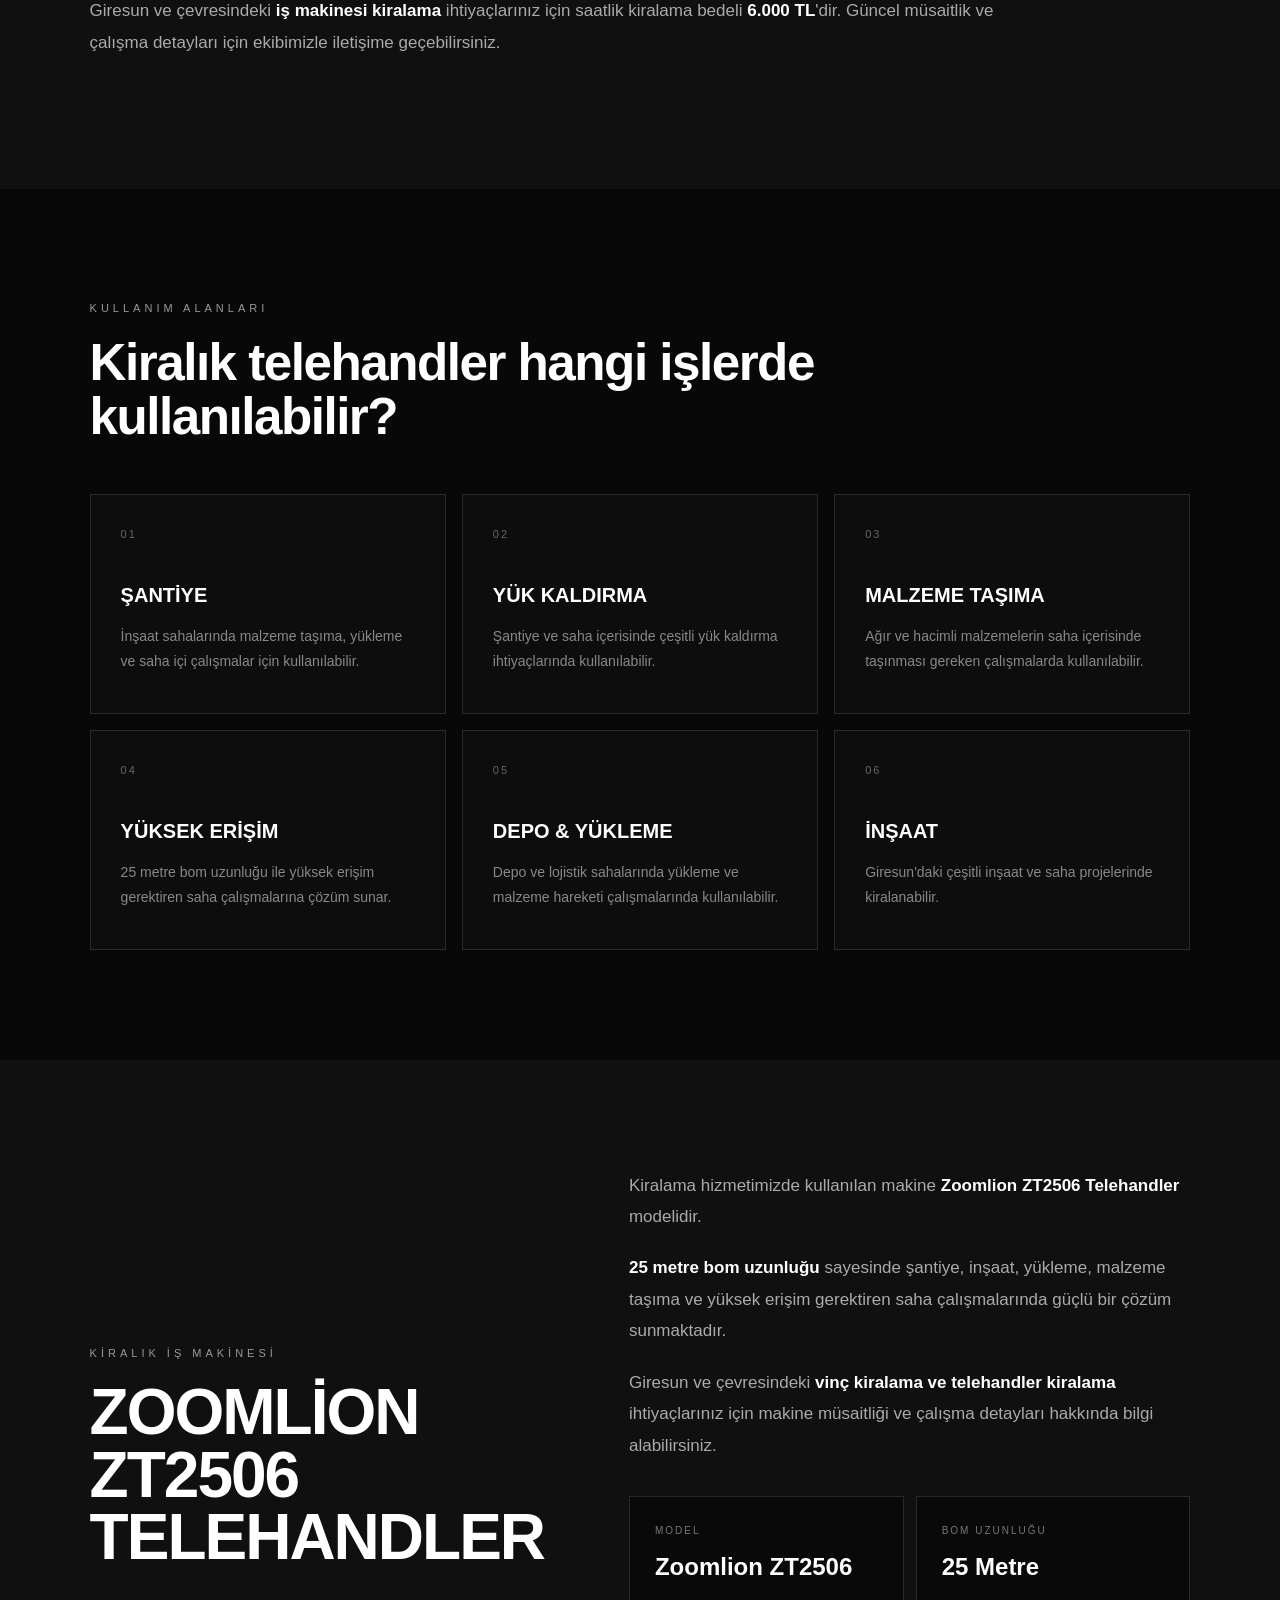
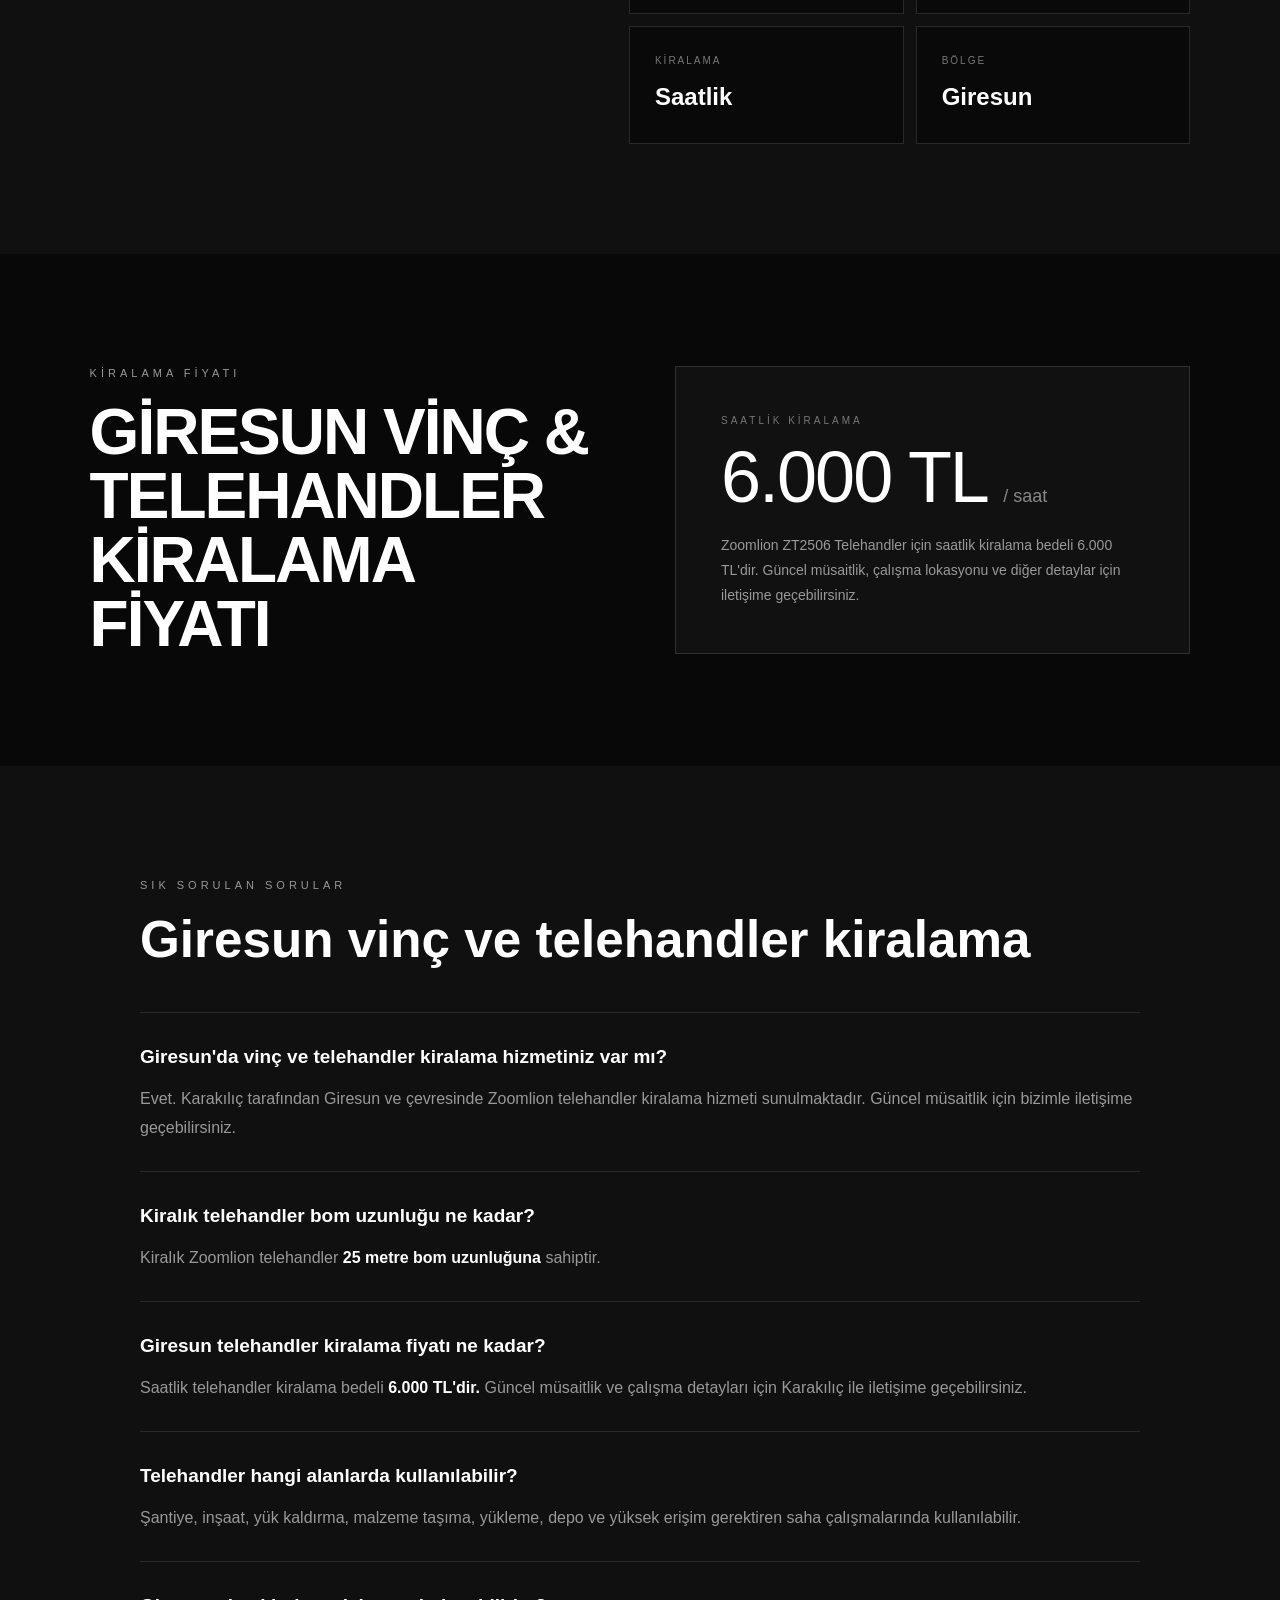
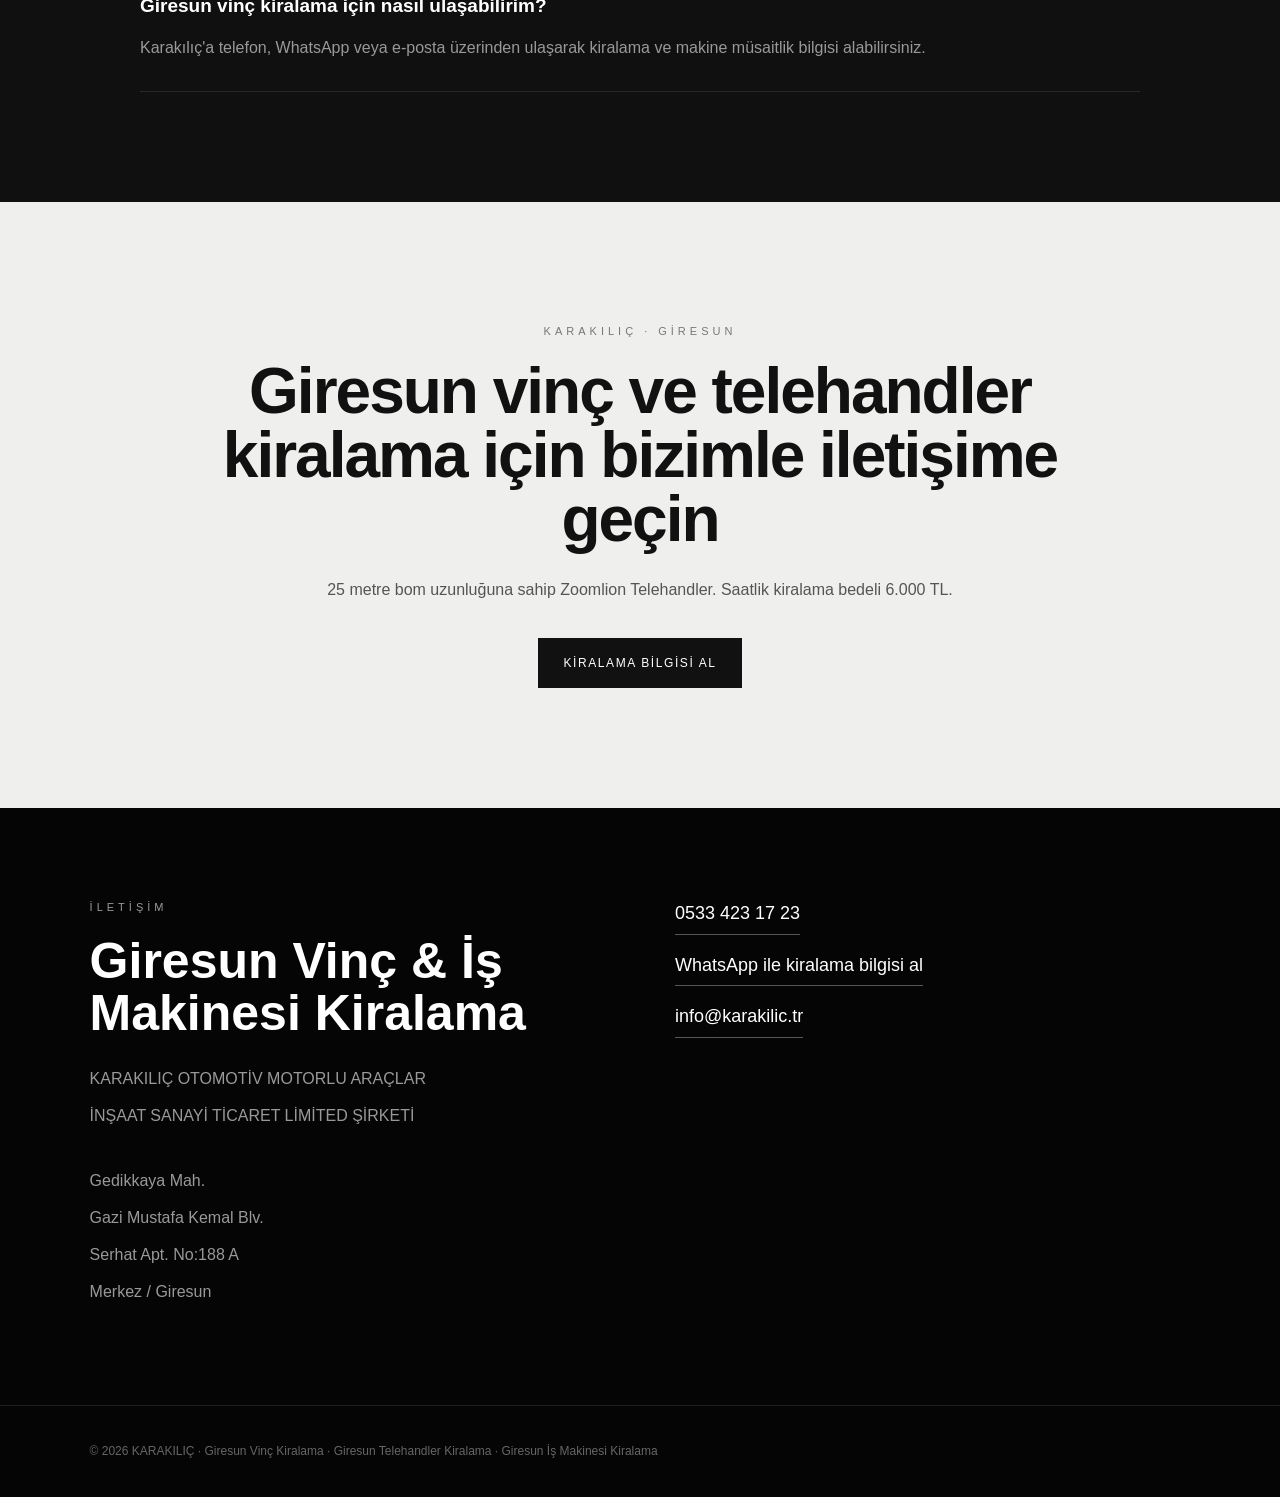
<file: kiralik-is-makinesi.html>
<!DOCTYPE html>
<html lang="tr">

<head>

  <meta charset="UTF-8">

  <meta
    name="viewport"
    content="width=device-width, initial-scale=1.0"
  >


  <!-- =====================================================
       GOOGLE SEO
  ====================================================== -->

  <title>Giresun Vinç Kiralama | 25 Metre Telehandler - Karakılıç</title>

  <meta
    name="description"
    content="Giresun vinç kiralama ve telehandler kiralama hizmeti. Karakılıç Zoomlion ZT2506 Telehandler, 25 metre bom uzunluğu ve saatlik 6.000 TL kiralama fiyatıyla şantiye, yükleme ve yüksek erişim çalışmalarında hizmetinizde."
  >

  <meta
    name="robots"
    content="index, follow, max-image-preview:large"
  >

  <link
    rel="canonical"
    href="https://www.karakilic.tr/kiralik-is-makinesi.html"
  >


  <!-- =====================================================
       OPEN GRAPH
  ====================================================== -->

  <meta
    property="og:locale"
    content="tr_TR"
  >

  <meta
    property="og:type"
    content="website"
  >

  <meta
    property="og:site_name"
    content="Karakılıç"
  >

  <meta
    property="og:title"
    content="Giresun Vinç Kiralama | 25 Metre Telehandler - Karakılıç"
  >

  <meta
    property="og:description"
    content="Giresun vinç ve telehandler kiralama. 25 metre bom uzunluğuna sahip Zoomlion telehandler, saatlik 6.000 TL."
  >

  <meta
    property="og:url"
    content="https://www.karakilic.tr/kiralik-is-makinesi.html"
  >

  <meta
    property="og:image"
    content="https://www.karakilic.tr/assets/vehicles/telehandler.png"
  >


  <!-- =====================================================
       STRUCTURED DATA
  ====================================================== -->

  <script type="application/ld+json">
  {
    "@context": "https://schema.org",
    "@graph": [
      {
        "@type": "Service",
        "@id": "https://www.karakilic.tr/kiralik-is-makinesi.html#service",
        "name": "Giresun Vinç ve Telehandler Kiralama",
        "serviceType": "Vinç, telehandler ve iş makinesi kiralama",
        "url": "https://www.karakilic.tr/kiralik-is-makinesi.html",
        "description": "Giresun ve çevresinde 25 metre bom uzunluğuna sahip Zoomlion ZT2506 Telehandler kiralama hizmeti. Saatlik kiralama bedeli 6.000 TL.",
        "image": "https://www.karakilic.tr/assets/vehicles/telehandler.png",

        "areaServed": {
          "@type": "City",
          "name": "Giresun"
        },

        "provider": {
          "@id": "https://www.karakilic.tr/#business"
        },

        "offers": {
          "@type": "Offer",
          "price": "6000",
          "priceCurrency": "TRY",
          "description": "Saatlik telehandler kiralama bedeli 6.000 TL",
          "priceSpecification": {
            "@type": "UnitPriceSpecification",
            "price": "6000",
            "priceCurrency": "TRY",
            "unitText": "SAAT"
          }
        }
      },

      {
        "@type": "LocalBusiness",
        "@id": "https://www.karakilic.tr/#business",
        "name": "Karakılıç Otomotiv & İnşaat",
        "legalName": "Karakılıç Otomotiv Motorlu Araçlar İnşaat Sanayi Ticaret Limited Şirketi",
        "url": "https://www.karakilic.tr/",
        "logo": "https://www.karakilic.tr/assets/logo.png",
        "telephone": "+905334231723",
        "email": "info@karakilic.tr",

        "address": {
          "@type": "PostalAddress",
          "streetAddress": "Gedikkaya Mah. Gazi Mustafa Kemal Blv. Serhat Apt. No:188 A",
          "addressLocality": "Giresun",
          "addressRegion": "Giresun",
          "addressCountry": "TR"
        }
      },

      {
        "@type": "BreadcrumbList",

        "itemListElement": [
          {
            "@type": "ListItem",
            "position": 1,
            "name": "Ana Sayfa",
            "item": "https://www.karakilic.tr/"
          },

          {
            "@type": "ListItem",
            "position": 2,
            "name": "Giresun Vinç ve Telehandler Kiralama",
            "item": "https://www.karakilic.tr/kiralik-is-makinesi.html"
          }
        ]
      },

      {
        "@type": "FAQPage",

        "mainEntity": [
          {
            "@type": "Question",
            "name": "Giresun'da vinç ve telehandler kiralama hizmetiniz var mı?",

            "acceptedAnswer": {
              "@type": "Answer",
              "text": "Evet. Karakılıç Giresun ve çevresinde Zoomlion telehandler kiralama hizmeti sunmaktadır. Güncel müsaitlik için iletişime geçebilirsiniz."
            }
          },

          {
            "@type": "Question",
            "name": "Telehandler bom uzunluğu ne kadar?",

            "acceptedAnswer": {
              "@type": "Answer",
              "text": "Kiralık telehandler 25 metre bom uzunluğuna sahiptir."
            }
          },

          {
            "@type": "Question",
            "name": "Giresun telehandler kiralama fiyatı ne kadar?",

            "acceptedAnswer": {
              "@type": "Answer",
              "text": "Telehandler saatlik kiralama bedeli 6.000 TL'dir."
            }
          },

          {
            "@type": "Question",
            "name": "Telehandler hangi işlerde kullanılabilir?",

            "acceptedAnswer": {
              "@type": "Answer",
              "text": "Telehandler şantiye, inşaat, malzeme taşıma, yükleme ve yüksek erişim gerektiren çeşitli saha çalışmalarında kullanılabilir."
            }
          }
        ]
      }
    ]
  }
  </script>


  <style>

    /* =====================================================
       RESET
    ===================================================== */

    * {
      margin: 0;
      padding: 0;
      box-sizing: border-box;
    }

    html {
      scroll-behavior: smooth;
    }

    body {
      font-family: Arial, Helvetica, sans-serif;
      background: #080808;
      color: #ffffff;
      line-height: 1.7;
    }

    a {
      color: inherit;
      text-decoration: none;
    }

    img {
      display: block;
      max-width: 100%;
    }


    /* =====================================================
       NAVBAR
    ===================================================== */

    .navbar {
      position: relative;

      width: 100%;
      height: 100px;

      padding: 0 6%;

      display: flex;
      align-items: center;
      justify-content: space-between;

      background: #080808;

      border-bottom: 1px solid #222222;
    }

    .navbar-logo {
      display: flex;
      align-items: center;
    }

    .navbar-logo img {
      width: 300px;
      height: auto;
    }

    .nav-links {
      display: flex;
      align-items: center;

      gap: 25px;

      color: #cccccc;

      font-size: 12px;
      letter-spacing: 1.3px;

      text-transform: uppercase;
    }

    .nav-links a {
      transition: color 0.25s ease;
    }

    .nav-links a:hover {
      color: #ffffff;
    }

    .nav-contact {
      padding: 10px 17px;

      border: 1px solid #444444;
    }


    /* =====================================================
       HERO
    ===================================================== */

    .hero {
      min-height: 720px;

      padding: 90px 6% 110px;

      display: grid;

      grid-template-columns: 1.1fr 0.9fr;

      gap: 80px;

      align-items: center;

      background: #080808;
    }

    .hero-image {
      position: relative;

      min-height: 650px;

      overflow: hidden;

      background: #111111;
    }

    .hero-image img {
      width: 100%;
      height: 650px;

      object-fit: cover;

      transition: transform 0.6s ease;
    }

    .hero-image:hover img {
      transform: scale(1.025);
    }

    .rental-badge {
      position: absolute;

      top: 25px;
      left: 25px;

      padding: 10px 15px;

      background: #ffffff;
      color: #000000;

      font-size: 10px;
      font-weight: 700;

      letter-spacing: 2px;

      text-transform: uppercase;
    }

    .price-badge {
      position: absolute;

      bottom: 25px;
      left: 25px;

      padding: 14px 18px;

      background: rgba(0, 0, 0, 0.88);

      border: 1px solid rgba(255, 255, 255, 0.28);

      color: #ffffff;
    }

    .price-badge span {
      display: block;

      margin-bottom: 3px;

      color: #aaaaaa;

      font-size: 10px;

      letter-spacing: 2px;

      text-transform: uppercase;
    }

    .price-badge strong {
      font-size: 24px;
      font-weight: 600;
    }

    .label {
      margin-bottom: 18px;

      color: #999999;

      font-size: 11px;
      letter-spacing: 4px;

      text-transform: uppercase;
    }

    h1 {
      margin-bottom: 30px;

      font-size: clamp(47px, 6vw, 82px);

      line-height: 0.95;

      letter-spacing: -3px;

      text-transform: uppercase;
    }

    .hero-copy p {
      max-width: 650px;

      margin-bottom: 20px;

      color: #aaaaaa;

      font-size: 17px;

      line-height: 1.85;
    }

    .hero-copy strong {
      color: #ffffff;

      font-weight: 600;
    }

    .spec-highlight {
      display: grid;

      grid-template-columns: repeat(2, minmax(0, 1fr));

      gap: 12px;

      margin: 32px 0;
    }

    .spec-box {
      padding: 22px;

      border: 1px solid #333333;

      background: #0d0d0d;
    }

    .spec-box small {
      display: block;

      margin-bottom: 7px;

      color: #777777;

      font-size: 9px;

      letter-spacing: 2px;

      text-transform: uppercase;
    }

    .spec-box strong {
      color: #ffffff;

      font-size: 25px;
      font-weight: 600;
    }

    .tags {
      margin: 28px 0 35px;

      display: flex;
      flex-wrap: wrap;

      gap: 9px;
    }

    .tags span {
      padding: 9px 12px;

      border: 1px solid #333333;

      color: #bbbbbb;

      font-size: 10px;

      letter-spacing: 1px;

      text-transform: uppercase;
    }

    .button {
      display: inline-flex;
      align-items: center;

      gap: 18px;

      padding: 15px 25px;

      background: #ffffff;
      color: #000000;

      font-size: 12px;

      letter-spacing: 1.6px;

      text-transform: uppercase;

      transition: gap 0.25s ease;
    }

    .button:hover {
      gap: 26px;
    }


    /* =====================================================
       SEO INTRO
    ===================================================== */

    .search-section {
      padding: 110px 7%;

      background: #101010;
    }

    .search-inner {
      max-width: 1150px;

      margin: auto;
    }

    .search-inner h2 {
      max-width: 900px;

      margin-bottom: 35px;

      font-size: clamp(34px, 4vw, 58px);

      line-height: 1.04;

      letter-spacing: -1.5px;
    }

    .search-inner p {
      max-width: 950px;

      margin-bottom: 20px;

      color: #aaaaaa;

      font-size: 17px;

      line-height: 1.9;
    }

    .search-inner strong {
      color: #ffffff;
    }


    /* =====================================================
       USE CASES
    ===================================================== */

    .uses {
      padding: 110px 7%;

      background: #080808;
    }

    .uses-inner {
      max-width: 1300px;

      margin: auto;
    }

    .uses-header {
      max-width: 850px;

      margin-bottom: 50px;
    }

    .uses-header h2 {
      font-size: clamp(34px, 4vw, 58px);

      line-height: 1.05;

      letter-spacing: -1.5px;
    }

    .use-grid {
      display: grid;

      grid-template-columns: repeat(3, minmax(0, 1fr));

      gap: 16px;
    }

    .use-card {
      min-height: 220px;

      padding: 30px;

      border: 1px solid #292929;

      background: #0d0d0d;
    }

    .use-number {
      margin-bottom: 35px;

      color: #666666;

      font-size: 11px;

      letter-spacing: 2px;
    }

    .use-card h3 {
      margin-bottom: 12px;

      font-size: 20px;

      text-transform: uppercase;
    }

    .use-card p {
      color: #888888;

      font-size: 14px;

      line-height: 1.75;
    }


    /* =====================================================
       MACHINE DETAILS
    ===================================================== */

    .machine {
      padding: 110px 7%;

      background: #101010;
    }

    .machine-inner {
      max-width: 1200px;

      margin: auto;

      display: grid;

      grid-template-columns: 0.9fr 1.1fr;

      gap: 80px;

      align-items: center;
    }

    .machine-title h2 {
      font-size: clamp(40px, 5vw, 68px);

      line-height: 0.98;

      letter-spacing: -2px;

      text-transform: uppercase;
    }

    .machine-copy p {
      margin-bottom: 20px;

      color: #aaaaaa;

      font-size: 17px;

      line-height: 1.85;
    }

    .machine-copy strong {
      color: #ffffff;
    }

    .machine-specs {
      margin-top: 35px;

      display: grid;

      grid-template-columns: repeat(2, minmax(0, 1fr));

      gap: 12px;
    }

    .machine-spec {
      padding: 25px;

      background: #090909;

      border: 1px solid #292929;
    }

    .machine-spec span {
      display: block;

      margin-bottom: 8px;

      color: #777777;

      font-size: 10px;

      letter-spacing: 2px;

      text-transform: uppercase;
    }

    .machine-spec strong {
      font-size: 24px;
    }


    /* =====================================================
       PRICE
    ===================================================== */

    .pricing {
      padding: 110px 7%;

      background: #080808;
    }

    .pricing-inner {
      max-width: 1150px;

      margin: auto;

      display: grid;

      grid-template-columns: 1fr 1fr;

      gap: 70px;

      align-items: center;
    }

    .pricing h2 {
      font-size: clamp(38px, 5vw, 68px);

      line-height: 1;

      letter-spacing: -2px;

      text-transform: uppercase;
    }

    .price-card {
      padding: 45px;

      background: #111111;

      border: 1px solid #303030;
    }

    .price-card .price-label {
      margin-bottom: 12px;

      color: #777777;

      font-size: 10px;

      letter-spacing: 3px;

      text-transform: uppercase;
    }

    .price-card .price {
      margin-bottom: 20px;

      color: #ffffff;

      font-size: clamp(45px, 6vw, 72px);

      line-height: 1;

      letter-spacing: -2px;
    }

    .price-card .price small {
      font-size: 18px;

      letter-spacing: 0;

      color: #888888;
    }

    .price-card p {
      color: #999999;

      font-size: 14px;

      line-height: 1.8;
    }


    /* =====================================================
       FAQ
    ===================================================== */

    .faq {
      padding: 110px 7%;

      background: #101010;
    }

    .faq-inner {
      max-width: 1000px;

      margin: auto;
    }

    .faq h2 {
      margin-bottom: 45px;

      font-size: clamp(34px, 4vw, 56px);

      line-height: 1.05;
    }

    .faq-item {
      padding: 28px 0;

      border-top: 1px solid #292929;
    }

    .faq-item:last-child {
      border-bottom: 1px solid #292929;
    }

    .faq-item h3 {
      margin-bottom: 12px;

      font-size: 19px;
    }

    .faq-item p {
      color: #999999;

      line-height: 1.8;
    }

    .faq-item strong {
      color: #ffffff;
    }


    /* =====================================================
       CTA
    ===================================================== */

    .cta {
      padding: 120px 7%;

      background: #efefed;
      color: #111111;

      text-align: center;
    }

    .cta .label {
      color: #777777;
    }

    .cta h2 {
      max-width: 900px;

      margin: 0 auto 25px;

      font-size: clamp(36px, 5vw, 65px);

      line-height: 1;

      letter-spacing: -2px;
    }

    .cta p {
      max-width: 700px;

      margin: 0 auto 35px;

      color: #555555;

      font-size: 16px;
    }

    .cta .button {
      background: #111111;
      color: #ffffff;
    }


    /* =====================================================
       CONTACT
    ===================================================== */

    .contact {
      padding: 90px 7%;

      background: #050505;
    }

    .contact-inner {
      max-width: 1200px;

      margin: auto;

      display: grid;

      grid-template-columns: 1fr 1fr;

      gap: 70px;
    }

    .contact h2 {
      margin-bottom: 25px;

      font-size: clamp(32px, 4vw, 50px);

      line-height: 1.05;
    }

    .contact p {
      color: #999999;

      margin-bottom: 10px;
    }

    .contact-links {
      display: flex;
      flex-direction: column;

      gap: 15px;
    }

    .contact-links a {
      width: fit-content;

      padding-bottom: 5px;

      border-bottom: 1px solid #555555;

      font-size: 18px;
    }


    /* =====================================================
       FOOTER
    ===================================================== */

    footer {
      padding: 35px 7%;

      background: #050505;

      border-top: 1px solid #202020;

      color: #666666;

      font-size: 12px;
    }


    /* =====================================================
       RESPONSIVE
    ===================================================== */

    @media (max-width: 950px) {

      .hero {
        grid-template-columns: 1fr;

        gap: 50px;
      }

      .hero-image,
      .hero-image img {
        min-height: 0;
        height: 550px;
      }

      .use-grid {
        grid-template-columns: 1fr;
      }

      .machine-inner,
      .pricing-inner {
        grid-template-columns: 1fr;

        gap: 40px;
      }

      .contact-inner {
        grid-template-columns: 1fr;
      }

      .nav-links a:not(.nav-contact) {
        display: none;
      }

    }


    @media (max-width: 600px) {

      .navbar {
        height: 82px;

        padding: 0 5%;
      }

      .navbar-logo img {
        width: 190px;
      }

      .hero {
        padding: 55px 5% 80px;
      }

      .hero-image,
      .hero-image img {
        height: 390px;
      }

      h1 {
        font-size: 43px;
      }

      .spec-highlight,
      .machine-specs {
        grid-template-columns: 1fr;
      }

      .search-section,
      .uses,
      .machine,
      .pricing,
      .faq,
      .contact {
        padding-left: 6%;
        padding-right: 6%;
      }

      .cta {
        padding: 90px 6%;
      }

      .price-card {
        padding: 30px;
      }

    }

  </style>

</head>


<body>


  <!-- =====================================================
       NAVBAR
  ====================================================== -->

  <nav class="navbar">

    <a
      href="/"
      class="navbar-logo"
      aria-label="Karakılıç ana sayfa"
    >

      <img
        src="assets/logo.png"
        alt="Karakılıç Otomotiv İnşaat Giresun"
      >

    </a>


    <div class="nav-links">

      <a href="/otomotiv.html">
        Otomotiv
      </a>

      <a href="/insaat.html">
        İnşaat
      </a>

      <a href="/kiralik-is-makinesi.html">
        Vinç Kiralama
      </a>

      <a
        href="#iletisim"
        class="nav-contact"
      >
        İletişim
      </a>

    </div>

  </nav>


  <main>


    <!-- =====================================================
         HERO
    ====================================================== -->

    <section class="hero">


      <div class="hero-image">

        <img
          src="assets/vehicles/telehandler.png"
          alt="Giresun vinç kiralama 25 metre Zoomlion telehandler Karakılıç"
        >

        <span class="rental-badge">
          Kiralık
        </span>


        <div class="price-badge">

          <span>
            Saatlik Kiralama
          </span>

          <strong>
            6.000 TL
          </strong>

        </div>

      </div>


      <div class="hero-copy">


        <div class="label">
          KARAKILIÇ · GİRESUN
        </div>


        <h1>
          Giresun<br>
          Vinç Kiralama
        </h1>


        <p>
          Giresun'da <strong>vinç kiralama</strong>,
          yük kaldırma, şantiye ve yüksek erişim ihtiyaçları için
          <strong>Zoomlion ZT2506 Telehandler kiralama</strong>
          hizmeti sunuyoruz.
        </p>


        <p>
          <strong>25 metre bom uzunluğu</strong> ile
          şantiye, inşaat, malzeme taşıma, yükleme
          ve yüksek erişim gerektiren saha çalışmalarında
          kullanılabilir.
        </p>


        <div class="spec-highlight">


          <div class="spec-box">

            <small>
              Bom Uzunluğu
            </small>

            <strong>
              25 Metre
            </strong>

          </div>


          <div class="spec-box">

            <small>
              Saatlik Kiralama
            </small>

            <strong>
              6.000 TL
            </strong>

          </div>


        </div>


        <div class="tags">

          <span>
            Giresun Vinç Kiralama
          </span>

          <span>
            Telehandler Kiralama
          </span>

          <span>
            25 Metre Bom
          </span>

          <span>
            İş Makinesi Kiralama
          </span>

        </div>


        <a
          href="#iletisim"
          class="button"
        >
          Kiralama Bilgisi Al →
        </a>


      </div>


    </section>


    <!-- =====================================================
         SEO INTRO
    ====================================================== -->

    <section class="search-section">

      <div class="search-inner">


        <div class="label">
          GİRESUN VİNÇ & TELEHANDLER KİRALAMA
        </div>


        <h2>
          Giresun'da yük kaldırma ve yüksek erişim işleriniz için güçlü çözüm
        </h2>


        <p>
          <strong>Giresun vinç kiralama</strong> ve
          <strong>Giresun telehandler kiralama</strong>
          ihtiyaçlarınız için Karakılıç tarafından
          Zoomlion telehandler kiralama hizmeti sunulmaktadır.
        </p>


        <p>
          <strong>25 metre bom uzunluğu</strong> sayesinde
          şantiye, inşaat, depo ve saha çalışmalarında
          yüksek erişim ve malzeme taşıma gerektiren
          operasyonlarda kullanılabilir.
        </p>


        <p>
          Giresun ve çevresindeki
          <strong>iş makinesi kiralama</strong> ihtiyaçlarınız için
          saatlik kiralama bedeli
          <strong>6.000 TL</strong>'dir.
          Güncel müsaitlik ve çalışma detayları için
          ekibimizle iletişime geçebilirsiniz.
        </p>


      </div>

    </section>


    <!-- =====================================================
         USE CASES
    ====================================================== -->

    <section class="uses">

      <div class="uses-inner">


        <div class="uses-header">

          <div class="label">
            KULLANIM ALANLARI
          </div>

          <h2>
            Kiralık telehandler hangi işlerde kullanılabilir?
          </h2>

        </div>


        <div class="use-grid">


          <article class="use-card">

            <div class="use-number">
              01
            </div>

            <h3>
              Şantiye
            </h3>

            <p>
              İnşaat sahalarında malzeme taşıma,
              yükleme ve saha içi çalışmalar için kullanılabilir.
            </p>

          </article>


          <article class="use-card">

            <div class="use-number">
              02
            </div>

            <h3>
              Yük Kaldırma
            </h3>

            <p>
              Şantiye ve saha içerisinde çeşitli
              yük kaldırma ihtiyaçlarında kullanılabilir.
            </p>

          </article>


          <article class="use-card">

            <div class="use-number">
              03
            </div>

            <h3>
              Malzeme Taşıma
            </h3>

            <p>
              Ağır ve hacimli malzemelerin saha içerisinde
              taşınması gereken çalışmalarda kullanılabilir.
            </p>

          </article>


          <article class="use-card">

            <div class="use-number">
              04
            </div>

            <h3>
              Yüksek Erişim
            </h3>

            <p>
              25 metre bom uzunluğu ile yüksek erişim
              gerektiren saha çalışmalarına çözüm sunar.
            </p>

          </article>


          <article class="use-card">

            <div class="use-number">
              05
            </div>

            <h3>
              Depo & Yükleme
            </h3>

            <p>
              Depo ve lojistik sahalarında yükleme ve
              malzeme hareketi çalışmalarında kullanılabilir.
            </p>

          </article>


          <article class="use-card">

            <div class="use-number">
              06
            </div>

            <h3>
              İnşaat
            </h3>

            <p>
              Giresun'daki çeşitli inşaat ve
              saha projelerinde kiralanabilir.
            </p>

          </article>


        </div>

      </div>

    </section>


    <!-- =====================================================
         MACHINE DETAILS
    ====================================================== -->

    <section class="machine">

      <div class="machine-inner">


        <div class="machine-title">

          <div class="label">
            KİRALIK İŞ MAKİNESİ
          </div>

          <h2>
            Zoomlion<br>
            ZT2506<br>
            Telehandler
          </h2>

        </div>


        <div class="machine-copy">


          <p>
            Kiralama hizmetimizde kullanılan makine
            <strong>Zoomlion ZT2506 Telehandler</strong>
            modelidir.
          </p>


          <p>
            <strong>25 metre bom uzunluğu</strong>
            sayesinde şantiye, inşaat, yükleme,
            malzeme taşıma ve yüksek erişim gerektiren
            saha çalışmalarında güçlü bir çözüm sunmaktadır.
          </p>


          <p>
            Giresun ve çevresindeki
            <strong>vinç kiralama ve telehandler kiralama</strong>
            ihtiyaçlarınız için makine müsaitliği ve
            çalışma detayları hakkında bilgi alabilirsiniz.
          </p>


          <div class="machine-specs">


            <div class="machine-spec">

              <span>
                Model
              </span>

              <strong>
                Zoomlion ZT2506
              </strong>

            </div>


            <div class="machine-spec">

              <span>
                Bom Uzunluğu
              </span>

              <strong>
                25 Metre
              </strong>

            </div>


            <div class="machine-spec">

              <span>
                Kiralama
              </span>

              <strong>
                Saatlik
              </strong>

            </div>


            <div class="machine-spec">

              <span>
                Bölge
              </span>

              <strong>
                Giresun
              </strong>

            </div>


          </div>


        </div>


      </div>

    </section>


    <!-- =====================================================
         PRICE
    ====================================================== -->

    <section class="pricing">

      <div class="pricing-inner">


        <div>

          <div class="label">
            KİRALAMA FİYATI
          </div>

          <h2>
            Giresun Vinç & Telehandler Kiralama Fiyatı
          </h2>

        </div>


        <div class="price-card">

          <div class="price-label">
            Saatlik Kiralama
          </div>


          <div class="price">
            6.000 TL
            <small>
              / saat
            </small>
          </div>


          <p>
            Zoomlion ZT2506 Telehandler için saatlik
            kiralama bedeli 6.000 TL'dir.
            Güncel müsaitlik, çalışma lokasyonu ve
            diğer detaylar için iletişime geçebilirsiniz.
          </p>

        </div>


      </div>

    </section>


    <!-- =====================================================
         FAQ
    ====================================================== -->

    <section class="faq">

      <div class="faq-inner">


        <div class="label">
          SIK SORULAN SORULAR
        </div>


        <h2>
          Giresun vinç ve telehandler kiralama
        </h2>


        <div class="faq-item">

          <h3>
            Giresun'da vinç ve telehandler kiralama hizmetiniz var mı?
          </h3>

          <p>
            Evet. Karakılıç tarafından Giresun ve çevresinde
            Zoomlion telehandler kiralama hizmeti sunulmaktadır.
            Güncel müsaitlik için bizimle iletişime geçebilirsiniz.
          </p>

        </div>


        <div class="faq-item">

          <h3>
            Kiralık telehandler bom uzunluğu ne kadar?
          </h3>

          <p>
            Kiralık Zoomlion telehandler
            <strong>25 metre bom uzunluğuna</strong>
            sahiptir.
          </p>

        </div>


        <div class="faq-item">

          <h3>
            Giresun telehandler kiralama fiyatı ne kadar?
          </h3>

          <p>
            Saatlik telehandler kiralama bedeli
            <strong>6.000 TL'dir.</strong>
            Güncel müsaitlik ve çalışma detayları için
            Karakılıç ile iletişime geçebilirsiniz.
          </p>

        </div>


        <div class="faq-item">

          <h3>
            Telehandler hangi alanlarda kullanılabilir?
          </h3>

          <p>
            Şantiye, inşaat, yük kaldırma, malzeme taşıma,
            yükleme, depo ve yüksek erişim gerektiren
            saha çalışmalarında kullanılabilir.
          </p>

        </div>


        <div class="faq-item">

          <h3>
            Giresun vinç kiralama için nasıl ulaşabilirim?
          </h3>

          <p>
            Karakılıç'a telefon, WhatsApp veya
            e-posta üzerinden ulaşarak kiralama ve
            makine müsaitlik bilgisi alabilirsiniz.
          </p>

        </div>


      </div>

    </section>


    <!-- =====================================================
         CTA
    ====================================================== -->

    <section class="cta">

      <div class="label">
        KARAKILIÇ · GİRESUN
      </div>


      <h2>
        Giresun vinç ve telehandler kiralama için bizimle iletişime geçin
      </h2>


      <p>
        25 metre bom uzunluğuna sahip Zoomlion Telehandler.
        Saatlik kiralama bedeli 6.000 TL.
      </p>


      <a
        href="#iletisim"
        class="button"
      >
        Kiralama Bilgisi Al
      </a>

    </section>


    <!-- =====================================================
         CONTACT
    ====================================================== -->

    <section
      class="contact"
      id="iletisim"
    >

      <div class="contact-inner">


        <div>


          <div class="label">
            İLETİŞİM
          </div>


          <h2>
            Giresun Vinç & İş Makinesi Kiralama
          </h2>


          <p>
            KARAKILIÇ OTOMOTİV MOTORLU ARAÇLAR
          </p>

          <p>
            İNŞAAT SANAYİ TİCARET LİMİTED ŞİRKETİ
          </p>


          <br>


          <p>
            Gedikkaya Mah.
          </p>

          <p>
            Gazi Mustafa Kemal Blv.
          </p>

          <p>
            Serhat Apt. No:188 A
          </p>

          <p>
            Merkez / Giresun
          </p>


        </div>


        <div class="contact-links">


          <a href="tel:+905334231723">
            0533 423 17 23
          </a>


          <a
            href="https://wa.me/905334231723"
            target="_blank"
            rel="noopener noreferrer"
          >
            WhatsApp ile kiralama bilgisi al
          </a>


          <a href="mailto:info@karakilic.tr">
            info@karakilic.tr
          </a>


        </div>


      </div>

    </section>


  </main>


  <footer>

    © 2026 KARAKILIÇ ·
    Giresun Vinç Kiralama ·
    Giresun Telehandler Kiralama ·
    Giresun İş Makinesi Kiralama

  </footer>


</body>

</html>
</file>
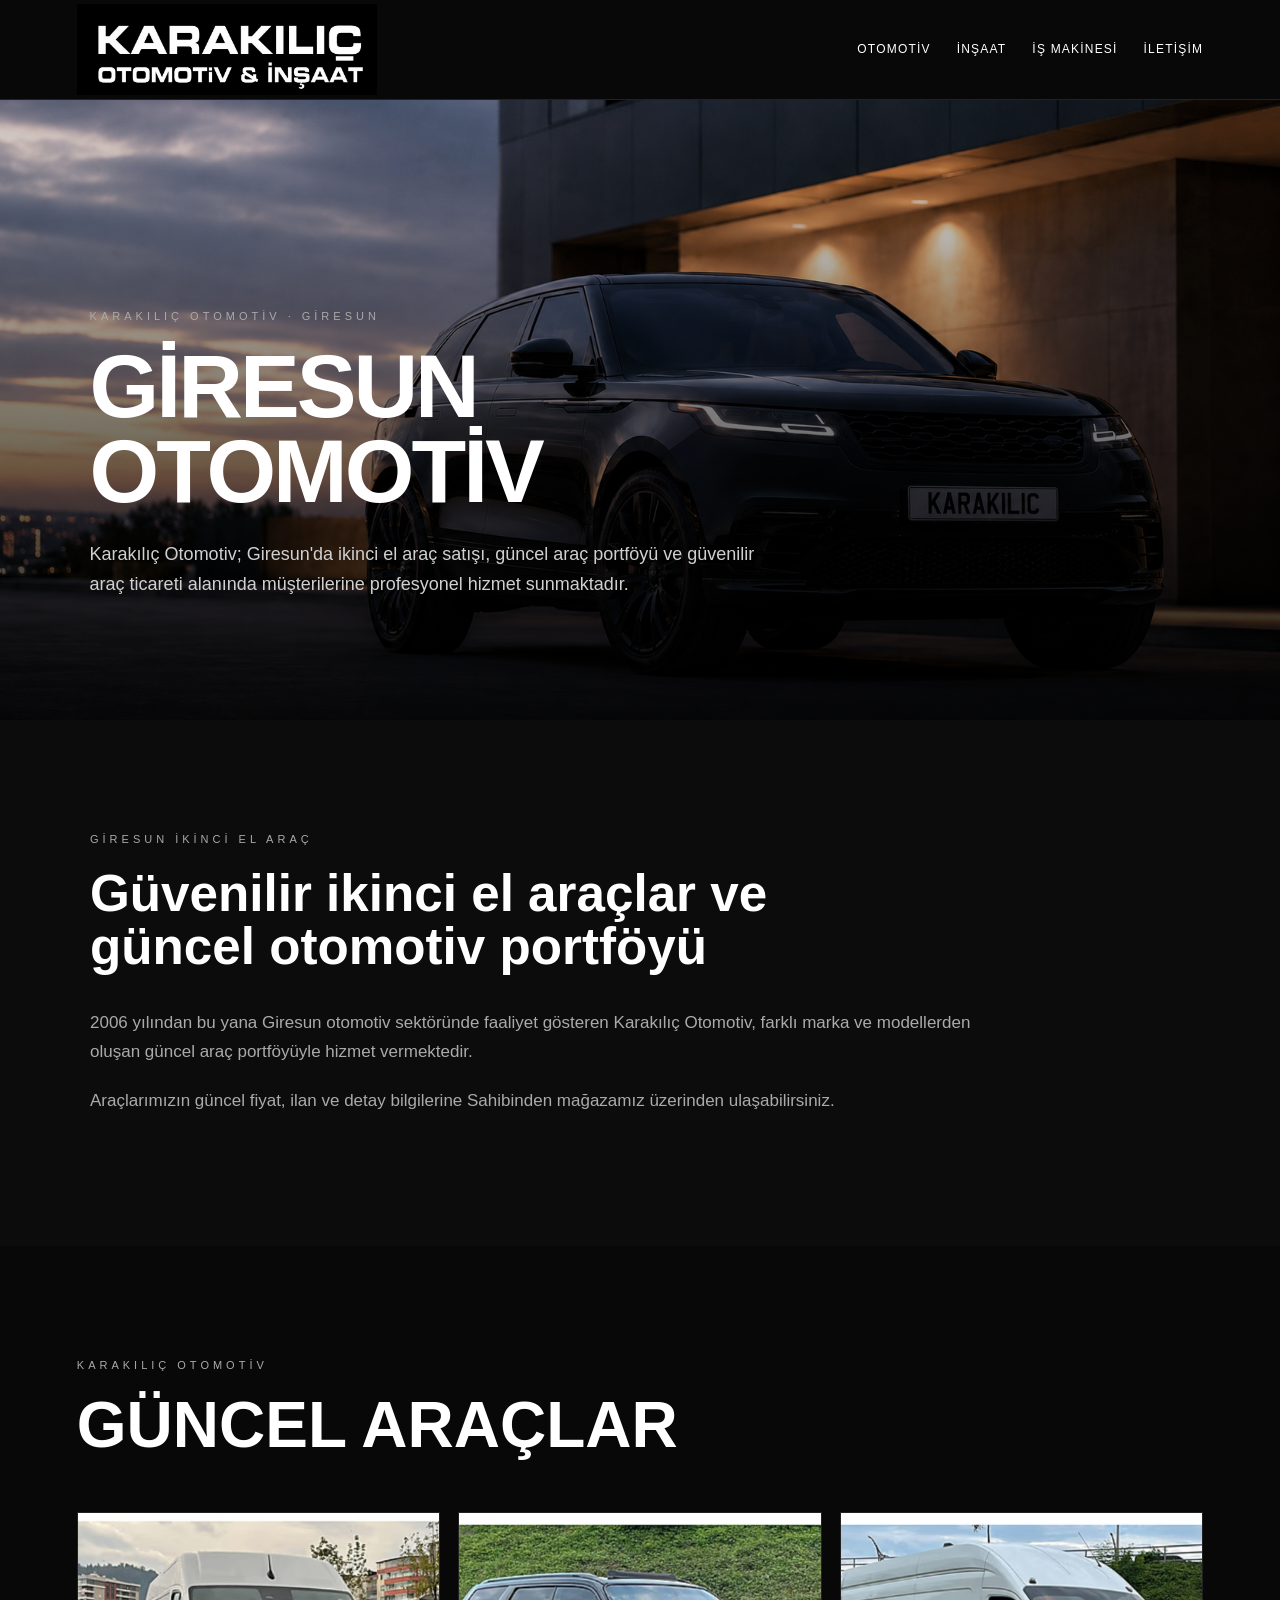
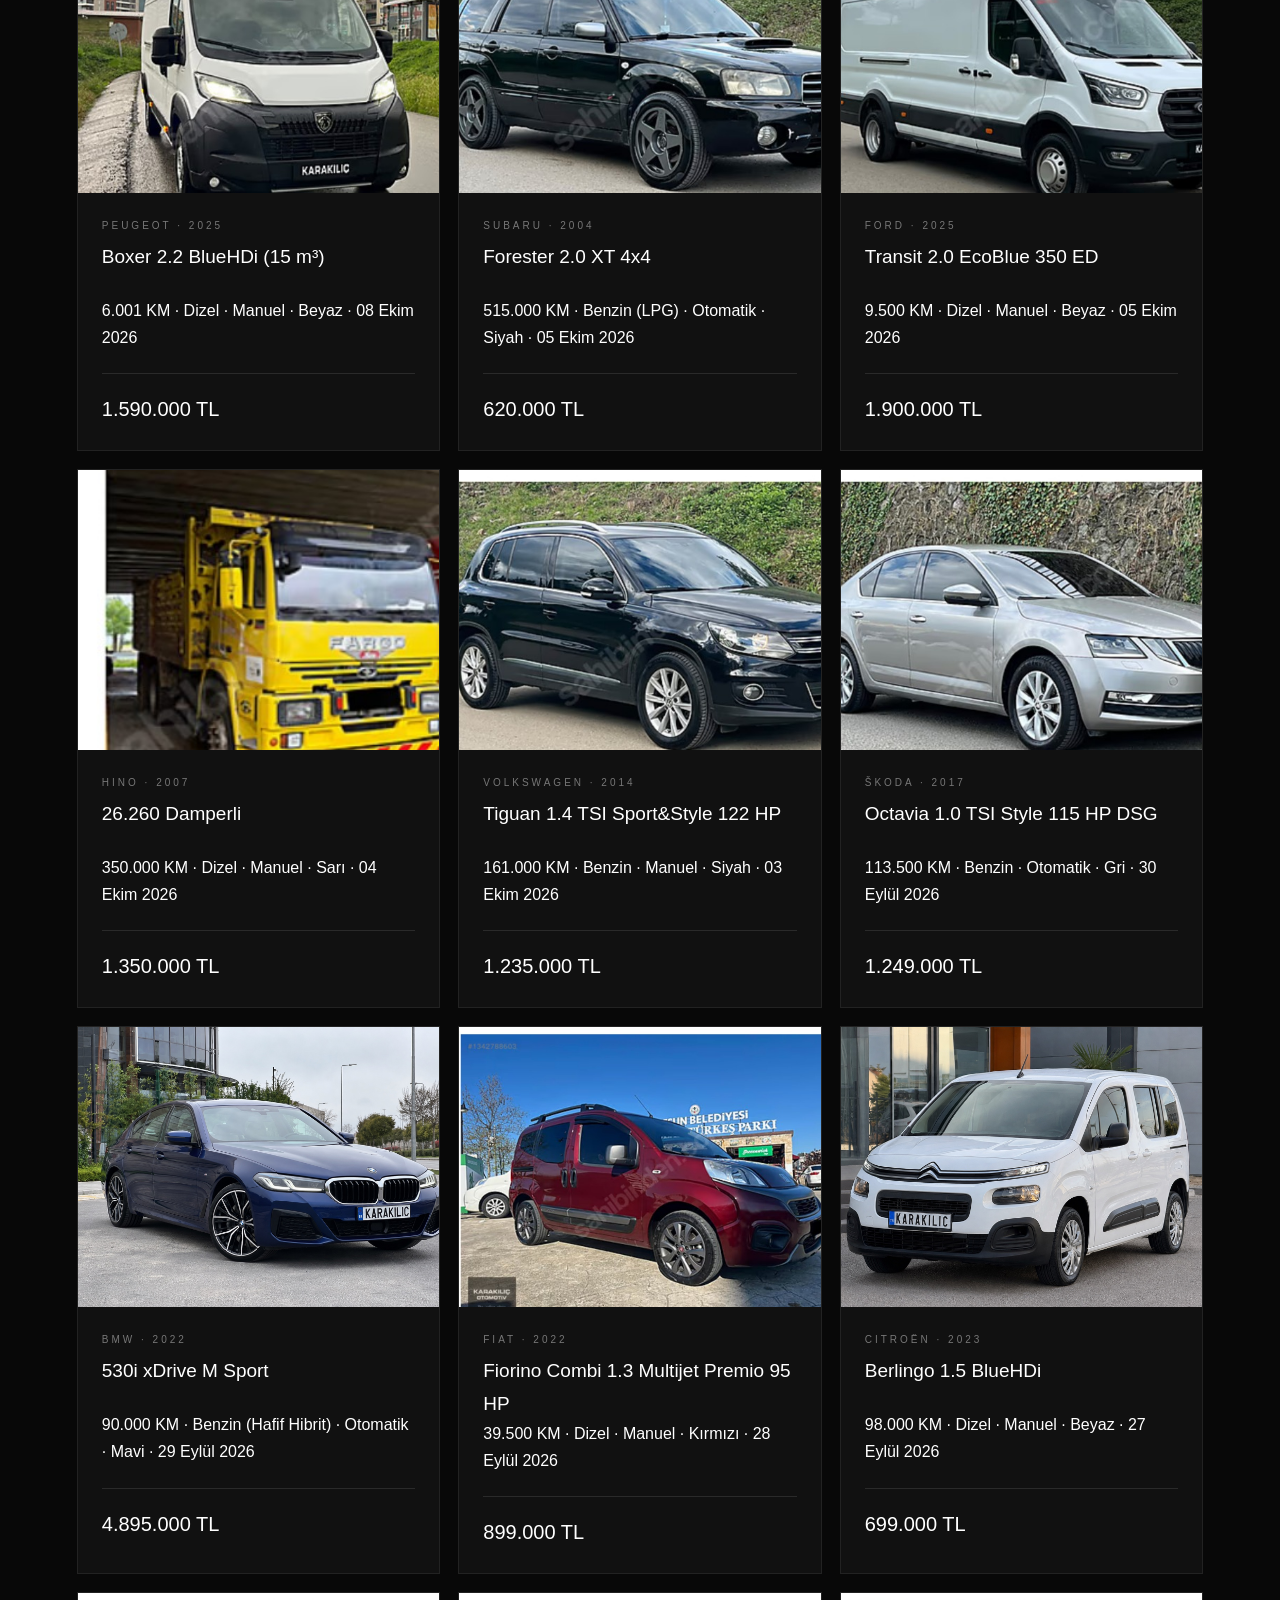
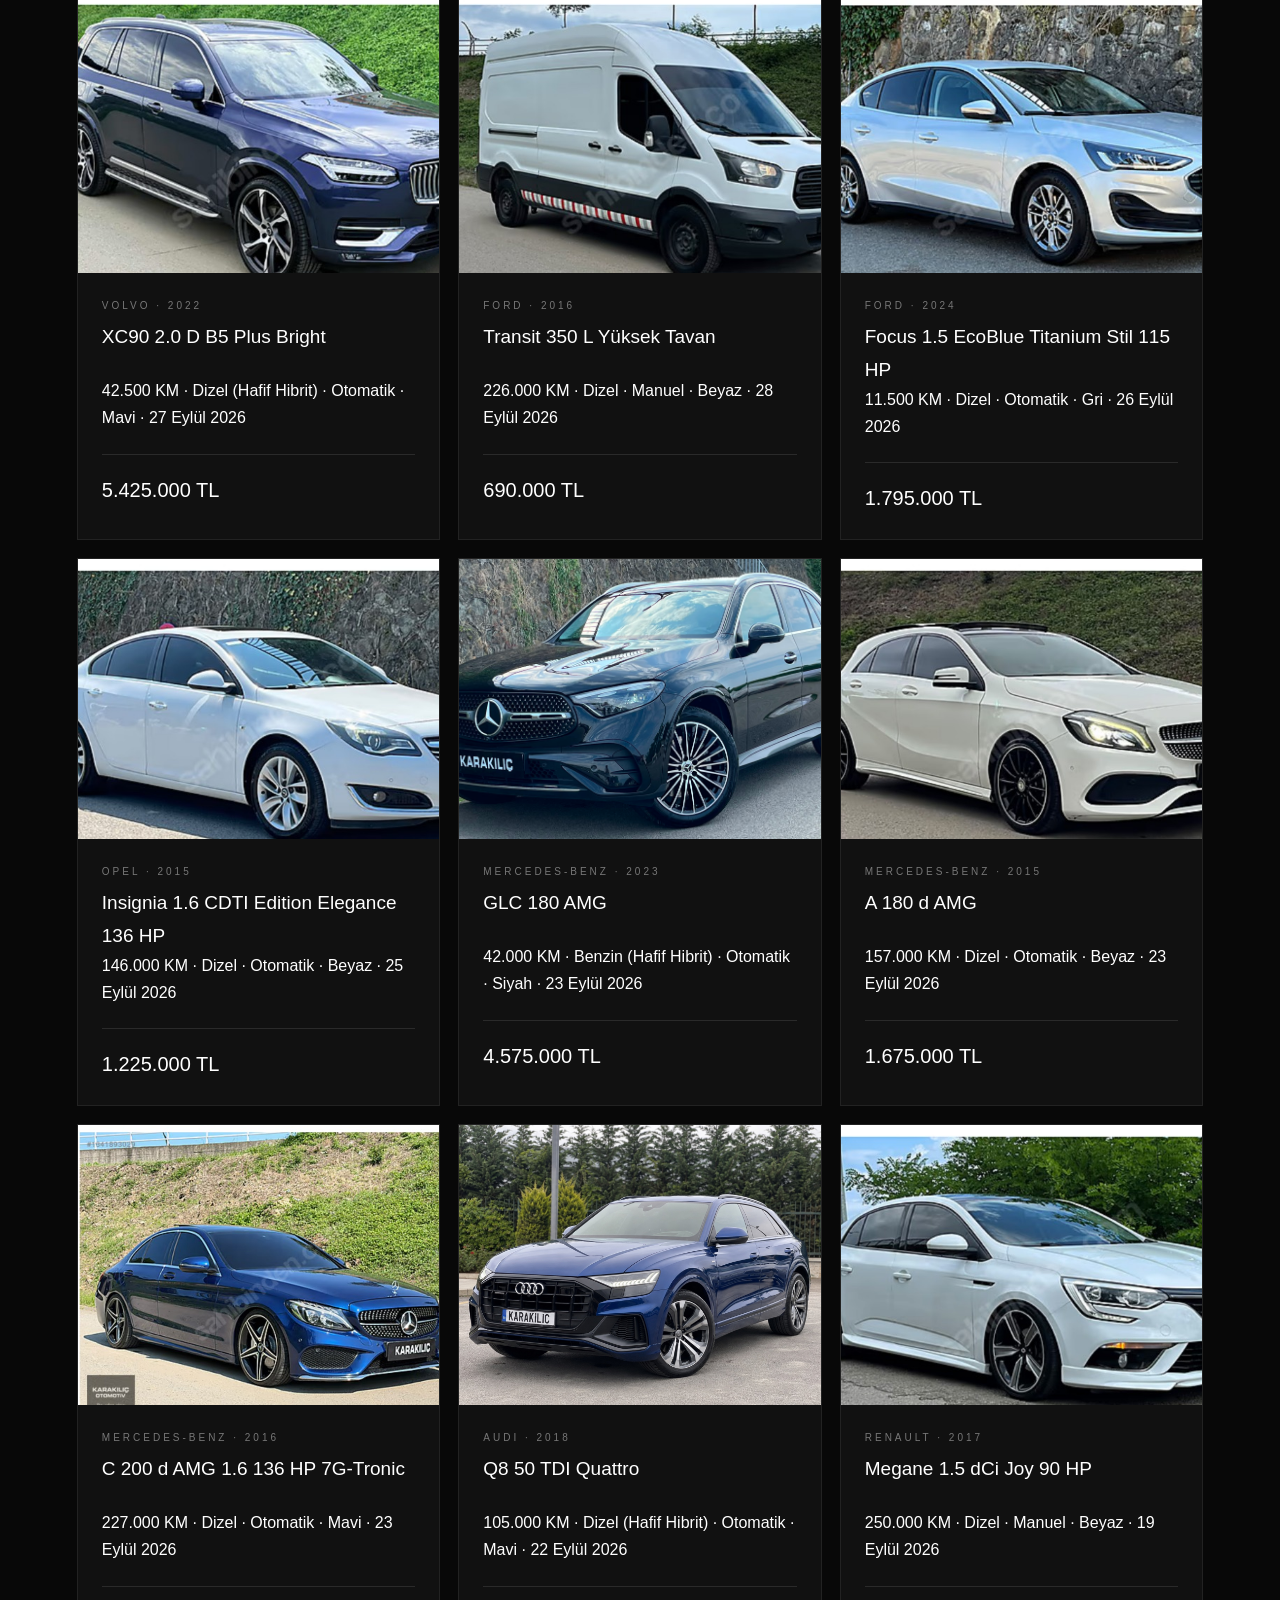
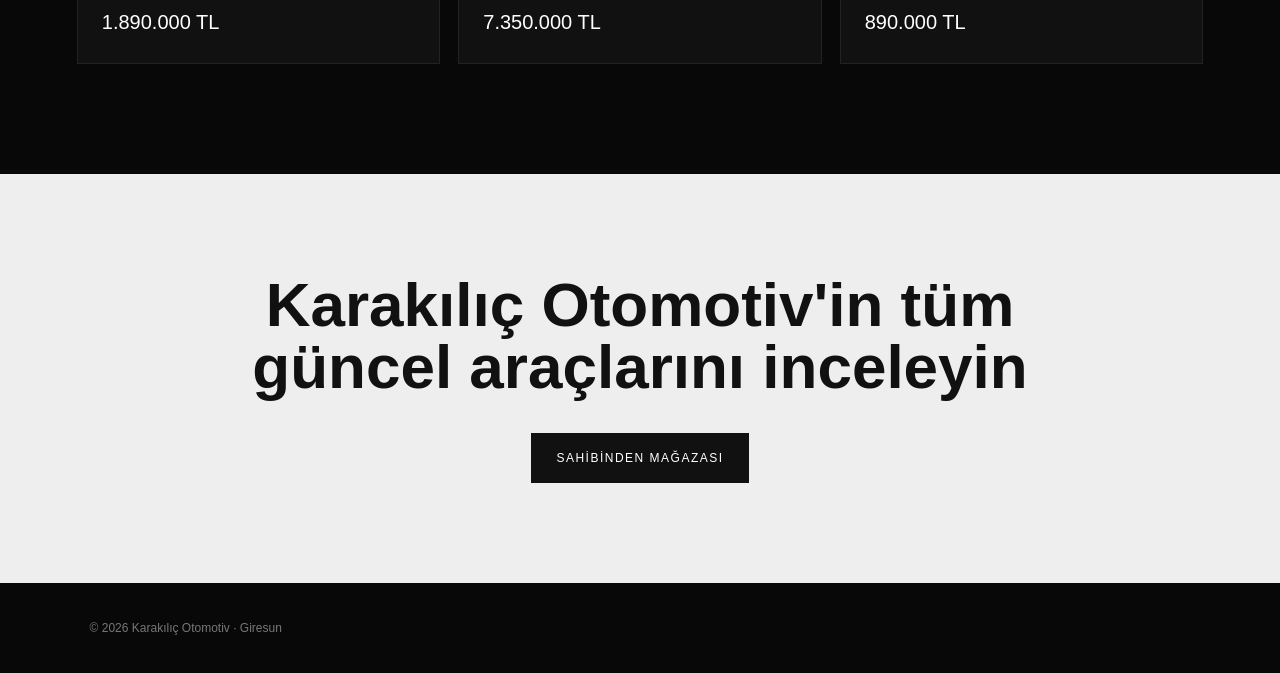
<file: otomotiv.html>
<!DOCTYPE html>
<html lang="tr">

<head>
  <!-- Google tag (gtag.js) -->
  <script async src="https://www.googletagmanager.com/gtag/js?id=AW-18469954234"></script>
  <script>
    window.dataLayer = window.dataLayer || [];
    function gtag(){dataLayer.push(arguments);}
    gtag('js', new Date());
    gtag('config', 'AW-18469954234');
  </script>

  <meta charset="UTF-8">
  <meta name="viewport" content="width=device-width, initial-scale=1.0">

  <title>Giresun Otomotiv | İkinci El Araç - Karakılıç Otomotiv</title>

  <meta
    name="description"
    content="Karakılıç Otomotiv Giresun'da ikinci el araç satışı, güncel araç portföyü ve güvenilir otomotiv hizmetleri sunar. Güncel araçlarımızı inceleyin."
  >

  <meta name="robots" content="index, follow, max-image-preview:large">

  <link
    rel="canonical"
    href="https://www.karakilic.tr/otomotiv.html"
  >

  <script type="application/ld+json">
  {
    "@context": "https://schema.org",
    "@type": "AutoDealer",
    "name": "Karakılıç Otomotiv",
    "url": "https://www.karakilic.tr/otomotiv.html",
    "logo": "https://www.karakilic.tr/assets/logo.png",
    "description": "Giresun'da ikinci el araç satışı ve otomotiv hizmetleri.",
    "telephone": "+90 533 423 17 23",
    "email": "info@karakilic.tr",
    "address": {
      "@type": "PostalAddress",
      "streetAddress": "Gedikkaya Mah. Gazi Mustafa Kemal Blv. Serhat Apt. No:188 A",
      "addressLocality": "Giresun",
      "addressCountry": "TR"
    }
  }
  </script>

  <style>
    * {
      margin: 0;
      padding: 0;
      box-sizing: border-box;
    }

    html {
      scroll-behavior: smooth;
    }

    body {
      font-family: Arial, Helvetica, sans-serif;
      background: #080808;
      color: #fff;
      line-height: 1.7;
    }

    a {
      color: inherit;
      text-decoration: none;
    }

    img {
      display: block;
      max-width: 100%;
    }

    .navbar {
      height: 100px;
      padding: 0 6%;
      display: flex;
      align-items: center;
      justify-content: space-between;
      background: #080808;
      border-bottom: 1px solid #222;
    }

    .navbar img {
      width: 300px;
    }

    .nav {
      display: flex;
      gap: 26px;
      align-items: center;
      font-size: 12px;
      letter-spacing: 1.2px;
      text-transform: uppercase;
    }

    .nav a:hover {
      opacity: .65;
    }

    .hero {
      min-height: 620px;
      padding: 120px 7%;
      display: flex;
      align-items: flex-end;
      background:
        linear-gradient(
          180deg,
          rgba(0,0,0,.1),
          rgba(0,0,0,.9)
        ),
        url("assets/automotive.jpg") center/cover;
    }

    .hero-inner {
      max-width: 850px;
    }

    .label {
      margin-bottom: 18px;
      color: #aaa;
      font-size: 11px;
      letter-spacing: 4px;
      text-transform: uppercase;
    }

    h1 {
      margin-bottom: 25px;
      font-size: clamp(48px, 7vw, 92px);
      line-height: .95;
      letter-spacing: -3px;
      text-transform: uppercase;
    }

    .hero p {
      max-width: 700px;
      color: #d0d0d0;
      font-size: 18px;
    }

    .intro {
      padding: 110px 7%;
      background: #0c0c0c;
    }

    .intro-inner {
      max-width: 1100px;
      margin: auto;
    }

    .intro h2 {
      max-width: 850px;
      margin-bottom: 35px;
      font-size: clamp(34px, 4vw, 56px);
      line-height: 1.05;
    }

    .intro p {
      max-width: 900px;
      margin-bottom: 20px;
      color: #aaa;
      font-size: 17px;
    }

    .vehicles {
      padding: 110px 6%;
    }

    .vehicles-head {
      max-width: 1400px;
      margin: 0 auto 55px;
    }

    .vehicles-head h2 {
      font-size: clamp(38px, 5vw, 66px);
      text-transform: uppercase;
      line-height: 1;
    }

    .grid {
      max-width: 1400px;
      margin: auto;
      display: grid;
      grid-template-columns: repeat(3, 1fr);
      gap: 18px;
    }

    .card {
      background: #111;
      border: 1px solid #222;
      overflow: hidden;
    }

    .card img {
      width: 100%;
      height: 280px;
      object-fit: cover;
    }

    .content {
      padding: 24px;
    }

    .brand {
      margin-bottom: 7px;
      color: #777;
      font-size: 10px;
      letter-spacing: 3px;
    }

    .content h3 {
      min-height: 56px;
      font-size: 19px;
      font-weight: 500;
    }

    .price {
      margin-top: 22px;
      padding-top: 18px;
      border-top: 1px solid #2a2a2a;
      font-size: 20px;
    }

    .cta {
      padding: 100px 7%;
      text-align: center;
      background: #eee;
      color: #111;
    }

    .cta h2 {
      max-width: 900px;
      margin: 0 auto 35px;
      font-size: clamp(34px, 5vw, 62px);
      line-height: 1;
    }

    .button {
      display: inline-block;
      padding: 15px 25px;
      background: #111;
      color: #fff;
      font-size: 12px;
      letter-spacing: 1.5px;
      text-transform: uppercase;
    }

    footer {
      padding: 35px 7%;
      color: #777;
      font-size: 12px;
    }

    @media (max-width: 900px) {
      .grid {
        grid-template-columns: repeat(2, 1fr);
      }

      .nav a:not(:last-child) {
        display: none;
      }
    }

    @media (max-width: 650px) {
      .navbar img {
        width: 190px;
      }

      .grid {
        grid-template-columns: 1fr;
      }

      .hero {
        padding: 90px 7%;
      }
    }
  </style>
</head>

<body>

  <nav class="navbar">
    <a href="/">
      <img
        src="assets/logo.png"
        alt="Karakılıç Otomotiv Giresun"
      >
    </a>

    <div class="nav">
      <a href="/otomotiv.html">Otomotiv</a>
      <a href="/insaat.html">İnşaat</a>
      <a href="/kiralik-is-makinesi.html">İş Makinesi</a>
      <a href="/#iletisim">İletişim</a>
    </div>
  </nav>

  <main>

    <section class="hero">
      <div class="hero-inner">
        <div class="label">
          KARAKILIÇ OTOMOTİV · GİRESUN
        </div>

        <h1>
          Giresun Otomotiv
        </h1>

        <p>
          Karakılıç Otomotiv; Giresun'da ikinci el araç satışı,
          güncel araç portföyü ve güvenilir araç ticareti alanında
          müşterilerine profesyonel hizmet sunmaktadır.
        </p>
      </div>
    </section>


    <section class="intro">
      <div class="intro-inner">

        <div class="label">
          GİRESUN İKİNCİ EL ARAÇ
        </div>

        <h2>
          Güvenilir ikinci el araçlar ve güncel otomotiv portföyü
        </h2>

        <p>
          2006 yılından bu yana Giresun otomotiv sektöründe faaliyet
          gösteren Karakılıç Otomotiv, farklı marka ve modellerden
          oluşan güncel araç portföyüyle hizmet vermektedir.
        </p>

        <p>
          Araçlarımızın güncel fiyat, ilan ve detay bilgilerine
          Sahibinden mağazamız üzerinden ulaşabilirsiniz.
        </p>

      </div>
    </section>


    <section class="vehicles">

      <div class="vehicles-head">
        <div class="label">
          KARAKILIÇ OTOMOTİV
        </div>

        <h2>
          Güncel Araçlar
        </h2>
      </div>


      <div class="grid">
        <article class="card">
          <img src="assets/vehicles/peugeot-boxer.jpg" alt="2025 PEUGEOT Boxer 2.2 BlueHDi (15 m³) Karakılıç Otomotiv Giresun" loading="lazy">
          <div class="content">
            <div class="brand">PEUGEOT · 2025</div>
            <h3>Boxer 2.2 BlueHDi (15 m³)</h3>
            <p>6.001 KM · Dizel · Manuel · Beyaz · 08 Ekim 2026</p>
            <div class="price">1.590.000 TL</div>
          </div>
        </article>

        <article class="card">
          <img src="assets/vehicles/subaru-forester.jpg" alt="2004 SUBARU Forester 2.0 XT 4x4 Karakılıç Otomotiv Giresun" loading="lazy">
          <div class="content">
            <div class="brand">SUBARU · 2004</div>
            <h3>Forester 2.0 XT 4x4</h3>
            <p>515.000 KM · Benzin (LPG) · Otomatik · Siyah · 05 Ekim 2026</p>
            <div class="price">620.000 TL</div>
          </div>
        </article>

        <article class="card">
          <img src="assets/vehicles/ford-transit.jpg" alt="2025 FORD Transit 2.0 EcoBlue 350 ED Karakılıç Otomotiv Giresun" loading="lazy">
          <div class="content">
            <div class="brand">FORD · 2025</div>
            <h3>Transit 2.0 EcoBlue 350 ED</h3>
            <p>9.500 KM · Dizel · Manuel · Beyaz · 05 Ekim 2026</p>
            <div class="price">1.900.000 TL</div>
          </div>
        </article>

        <article class="card">
          <img src="assets/vehicles/hino-26260.jpg" alt="2007 HINO 26.260 Damperli Karakılıç Otomotiv Giresun" loading="lazy">
          <div class="content">
            <div class="brand">HINO · 2007</div>
            <h3>26.260 Damperli</h3>
            <p>350.000 KM · Dizel · Manuel · Sarı · 04 Ekim 2026</p>
            <div class="price">1.350.000 TL</div>
          </div>
        </article>

        <article class="card">
          <img src="assets/vehicles/vw-tiguan.jpg" alt="2014 VOLKSWAGEN Tiguan 1.4 TSI Sport&amp;Style 122 HP Karakılıç Otomotiv Giresun" loading="lazy">
          <div class="content">
            <div class="brand">VOLKSWAGEN · 2014</div>
            <h3>Tiguan 1.4 TSI Sport&amp;Style 122 HP</h3>
            <p>161.000 KM · Benzin · Manuel · Siyah · 03 Ekim 2026</p>
            <div class="price">1.235.000 TL</div>
          </div>
        </article>

        <article class="card">
          <img src="assets/vehicles/skoda-octavia.jpg" alt="2017 ŠKODA Octavia 1.0 TSI Style 115 HP DSG Karakılıç Otomotiv Giresun" loading="lazy">
          <div class="content">
            <div class="brand">ŠKODA · 2017</div>
            <h3>Octavia 1.0 TSI Style 115 HP DSG</h3>
            <p>113.500 KM · Benzin · Otomatik · Gri · 30 Eylül 2026</p>
            <div class="price">1.249.000 TL</div>
          </div>
        </article>

        <article class="card">
          <img src="assets/vehicles/bmw-530i.jpg" alt="2022 BMW 530i xDrive M Sport Karakılıç Otomotiv Giresun" loading="lazy">
          <div class="content">
            <div class="brand">BMW · 2022</div>
            <h3>530i xDrive M Sport</h3>
            <p>90.000 KM · Benzin (Hafif Hibrit) · Otomatik · Mavi · 29 Eylül 2026</p>
            <div class="price">4.895.000 TL</div>
          </div>
        </article>

        <article class="card">
          <img src="assets/vehicles/fiat-fiorino.jpg" alt="2022 FIAT Fiorino Combi 1.3 Multijet Premio 95 HP Karakılıç Otomotiv Giresun" loading="lazy">
          <div class="content">
            <div class="brand">FIAT · 2022</div>
            <h3>Fiorino Combi 1.3 Multijet Premio 95 HP</h3>
            <p>39.500 KM · Dizel · Manuel · Kırmızı · 28 Eylül 2026</p>
            <div class="price">899.000 TL</div>
          </div>
        </article>

        <article class="card">
          <img src="assets/vehicles/citroen-berlingo.jpg" alt="2023 CITROËN Berlingo 1.5 BlueHDi Karakılıç Otomotiv Giresun" loading="lazy">
          <div class="content">
            <div class="brand">CITROËN · 2023</div>
            <h3>Berlingo 1.5 BlueHDi</h3>
            <p>98.000 KM · Dizel · Manuel · Beyaz · 27 Eylül 2026</p>
            <div class="price">699.000 TL</div>
          </div>
        </article>

        <article class="card">
          <img src="assets/vehicles/volvo-xc90.jpg" alt="2022 VOLVO XC90 2.0 D B5 Plus Bright Karakılıç Otomotiv Giresun" loading="lazy">
          <div class="content">
            <div class="brand">VOLVO · 2022</div>
            <h3>XC90 2.0 D B5 Plus Bright</h3>
            <p>42.500 KM · Dizel (Hafif Hibrit) · Otomatik · Mavi · 27 Eylül 2026</p>
            <div class="price">5.425.000 TL</div>
          </div>
        </article>

        <article class="card">
          <img src="assets/vehicles/ford-transit-2016.jpg" alt="2016 FORD Transit 350 L Yüksek Tavan Karakılıç Otomotiv Giresun" loading="lazy">
          <div class="content">
            <div class="brand">FORD · 2016</div>
            <h3>Transit 350 L Yüksek Tavan</h3>
            <p>226.000 KM · Dizel · Manuel · Beyaz · 28 Eylül 2026</p>
            <div class="price">690.000 TL</div>
          </div>
        </article>

        <article class="card">
          <img src="assets/vehicles/ford-focus.jpg" alt="2024 FORD Focus 1.5 EcoBlue Titanium Stil 115 HP Karakılıç Otomotiv Giresun" loading="lazy">
          <div class="content">
            <div class="brand">FORD · 2024</div>
            <h3>Focus 1.5 EcoBlue Titanium Stil 115 HP</h3>
            <p>11.500 KM · Dizel · Otomatik · Gri · 26 Eylül 2026</p>
            <div class="price">1.795.000 TL</div>
          </div>
        </article>

        <article class="card">
          <img src="assets/vehicles/opel-insignia.jpg" alt="2015 OPEL Insignia 1.6 CDTI Edition Elegance 136 HP Karakılıç Otomotiv Giresun" loading="lazy">
          <div class="content">
            <div class="brand">OPEL · 2015</div>
            <h3>Insignia 1.6 CDTI Edition Elegance 136 HP</h3>
            <p>146.000 KM · Dizel · Otomatik · Beyaz · 25 Eylül 2026</p>
            <div class="price">1.225.000 TL</div>
          </div>
        </article>

        <article class="card">
          <img src="assets/vehicles/mercedes-glc180.jpg" alt="2023 MERCEDES-BENZ GLC 180 AMG Karakılıç Otomotiv Giresun" loading="lazy">
          <div class="content">
            <div class="brand">MERCEDES-BENZ · 2023</div>
            <h3>GLC 180 AMG</h3>
            <p>42.000 KM · Benzin (Hafif Hibrit) · Otomatik · Siyah · 23 Eylül 2026</p>
            <div class="price">4.575.000 TL</div>
          </div>
        </article>

        <article class="card">
          <img src="assets/vehicles/mercedes-a180d.jpg" alt="2015 MERCEDES-BENZ A 180 d AMG Karakılıç Otomotiv Giresun" loading="lazy">
          <div class="content">
            <div class="brand">MERCEDES-BENZ · 2015</div>
            <h3>A 180 d AMG</h3>
            <p>157.000 KM · Dizel · Otomatik · Beyaz · 23 Eylül 2026</p>
            <div class="price">1.675.000 TL</div>
          </div>
        </article>

        <article class="card">
          <img src="assets/vehicles/mercedes-c200d.jpg" alt="2016 MERCEDES-BENZ C 200 d AMG 1.6 136 HP 7G-Tronic Karakılıç Otomotiv Giresun" loading="lazy">
          <div class="content">
            <div class="brand">MERCEDES-BENZ · 2016</div>
            <h3>C 200 d AMG 1.6 136 HP 7G-Tronic</h3>
            <p>227.000 KM · Dizel · Otomatik · Mavi · 23 Eylül 2026</p>
            <div class="price">1.890.000 TL</div>
          </div>
        </article>

        <article class="card">
          <img src="assets/vehicles/audi-q8.jpg" alt="2018 AUDI Q8 50 TDI Quattro Karakılıç Otomotiv Giresun" loading="lazy">
          <div class="content">
            <div class="brand">AUDI · 2018</div>
            <h3>Q8 50 TDI Quattro</h3>
            <p>105.000 KM · Dizel (Hafif Hibrit) · Otomatik · Mavi · 22 Eylül 2026</p>
            <div class="price">7.350.000 TL</div>
          </div>
        </article>

        <article class="card">
          <img src="assets/vehicles/renault-megane.jpg" alt="2017 RENAULT Megane 1.5 dCi Joy 90 HP Karakılıç Otomotiv Giresun" loading="lazy">
          <div class="content">
            <div class="brand">RENAULT · 2017</div>
            <h3>Megane 1.5 dCi Joy 90 HP</h3>
            <p>250.000 KM · Dizel · Manuel · Beyaz · 19 Eylül 2026</p>
            <div class="price">890.000 TL</div>
          </div>
        </article>
      </div>

    </section>


    <section class="cta">

      <h2>
        Karakılıç Otomotiv'in tüm güncel araçlarını inceleyin
      </h2>

      <a
        href="https://karakilicoto.sahibinden.com/"
        target="_blank"
        rel="noopener noreferrer"
        class="button"
      >
        Sahibinden Mağazası
      </a>

    </section>

  </main>

  <footer>
    © 2026 Karakılıç Otomotiv · Giresun
  </footer>

</body>
</html>
</file>
